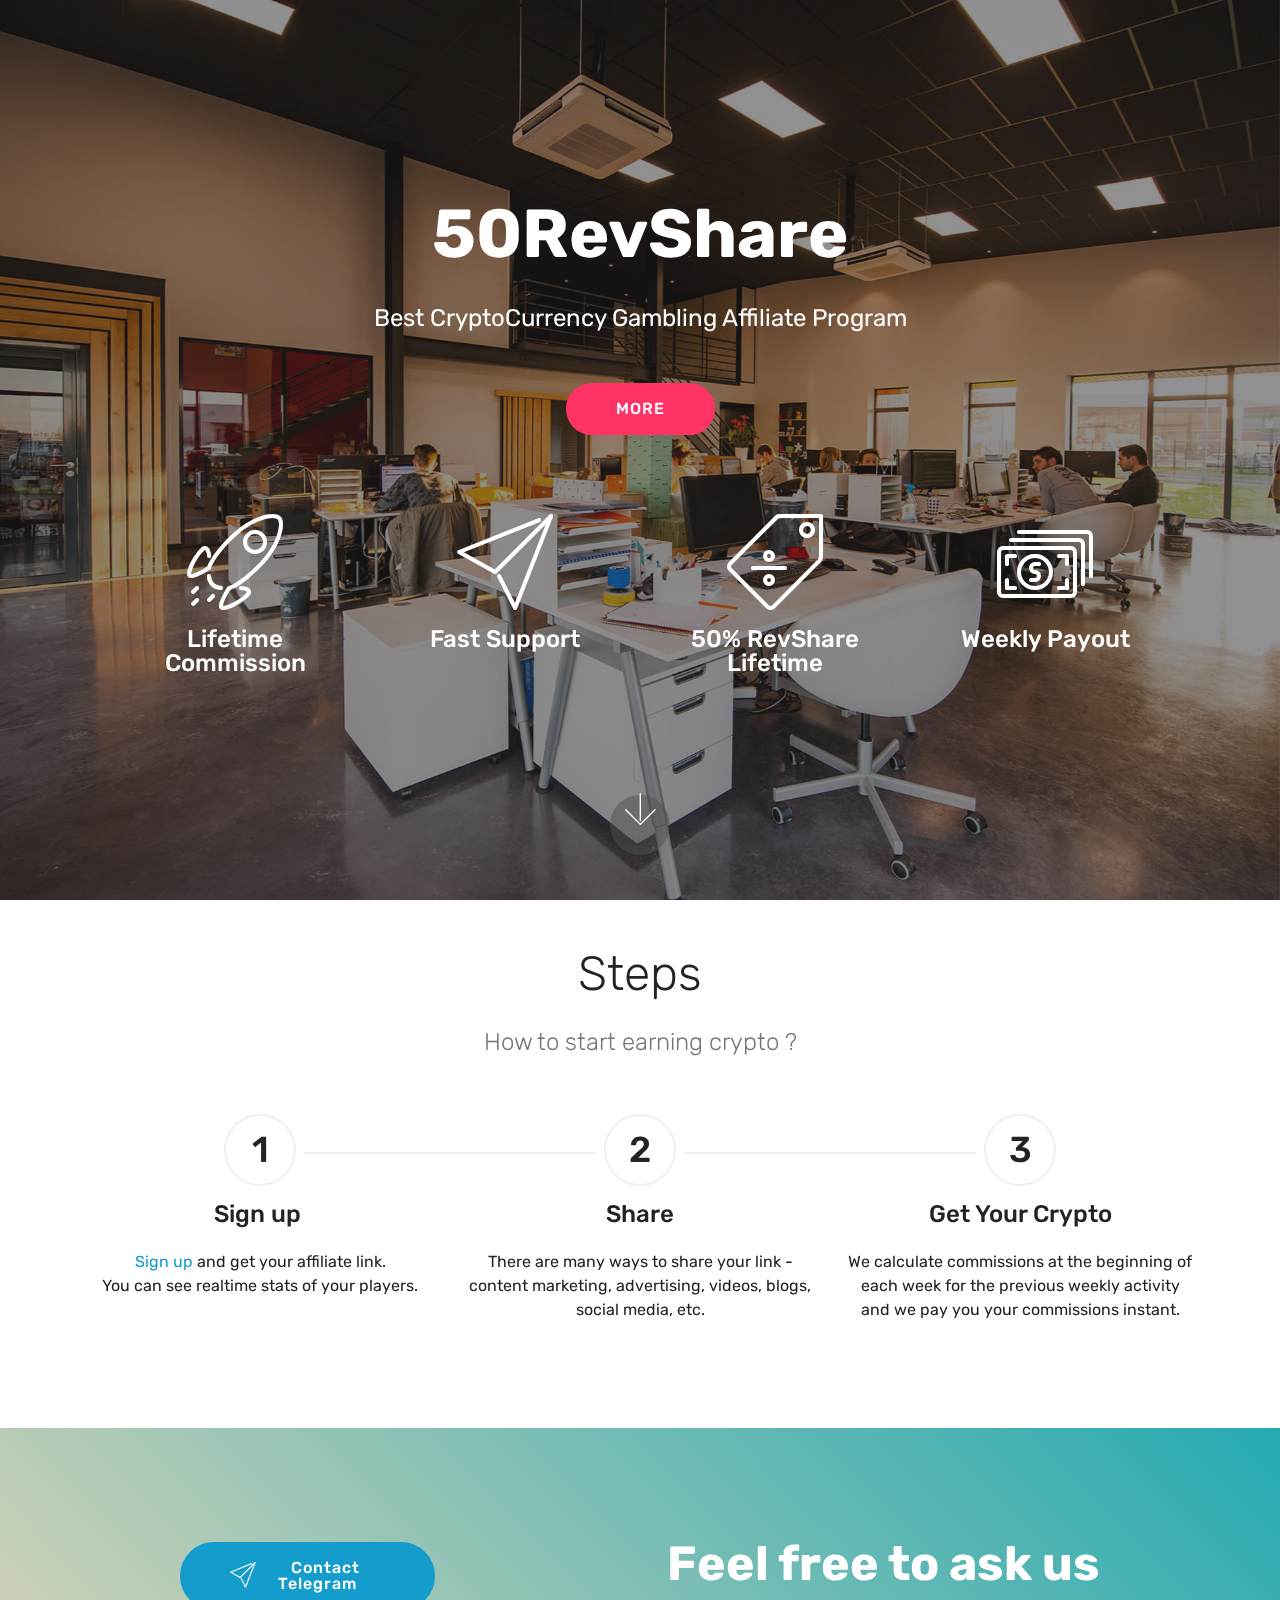
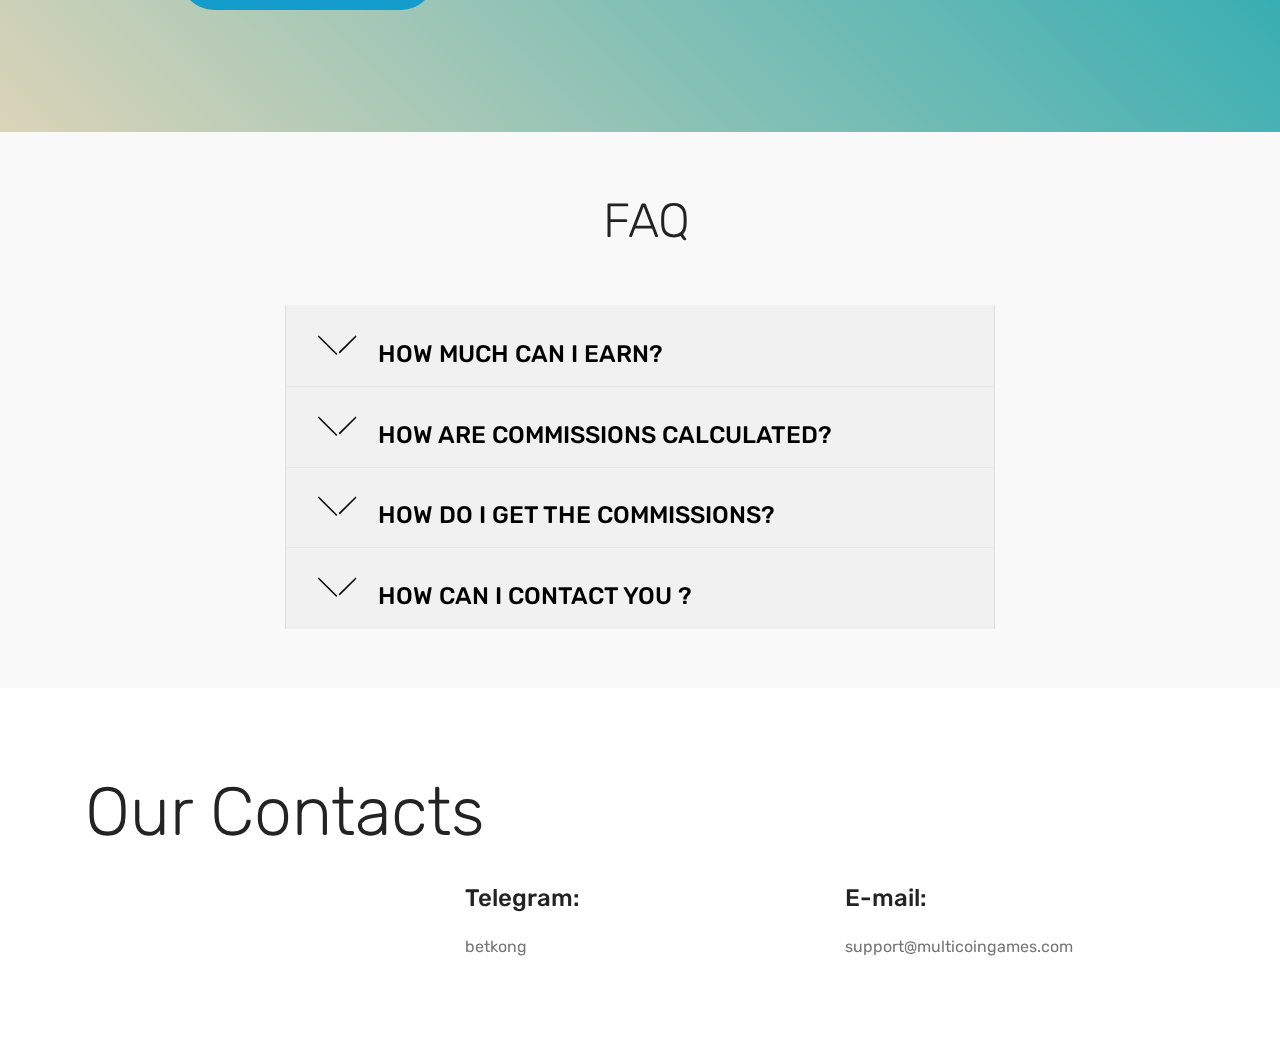
<file: index.html>
<!DOCTYPE html>
<html  >
<head>
  <!-- Site made with Mobirise Website Builder v4.10.10, https://mobirise.com -->
  <meta charset="UTF-8">
  <meta http-equiv="X-UA-Compatible" content="IE=edge">
  <meta name="generator" content="Mobirise v4.10.10, mobirise.com">
  <meta name="viewport" content="width=device-width, initial-scale=1, minimum-scale=1">
  <link rel="shortcut icon" href="assets/images/logo4.png" type="image/x-icon">
  <meta name="description" content="">
  
  <title>Home</title>
  <link rel="preload" as="style" href="assets/web/assets/mobirise-icons/mobirise-icons.css">
<link rel="stylesheet" href="assets/web/assets/mobirise-icons/mobirise-icons.css">
  <link rel="preload" as="style" href="assets/bootstrap/css/bootstrap.min.css">
<link rel="stylesheet" href="assets/bootstrap/css/bootstrap.min.css">
  <link rel="preload" as="style" href="assets/bootstrap/css/bootstrap-grid.min.css">
<link rel="stylesheet" href="assets/bootstrap/css/bootstrap-grid.min.css">
  <link rel="preload" as="style" href="assets/bootstrap/css/bootstrap-reboot.min.css">
<link rel="stylesheet" href="assets/bootstrap/css/bootstrap-reboot.min.css">
  <link rel="stylesheet" href="assets/tether/tether.min.css">
  <link rel="stylesheet" href="assets/theme/css/style.css">
  <link rel="preload" as="style" href="assets/mobirise/css/mbr-additional.css"><link rel="stylesheet" href="assets/mobirise/css/mbr-additional.css" type="text/css">
  
  
  
</head>
<body>
  <section class="header12 cid-rCy7XzvpGK mbr-fullscreen mbr-parallax-background" id="header12-2">

    

    <div class="mbr-overlay" style="opacity: 0.5; background-color: rgb(35, 35, 35);">
    </div>

    <div class="container  ">
            <div class="media-container">
                <div class="col-md-12 align-center">
                    <h1 class="mbr-section-title pb-3 mbr-white mbr-bold mbr-fonts-style display-1">50RevShare</h1>
                    <p class="mbr-text pb-3 mbr-white mbr-fonts-style display-5">Best CryptoCurrency Gambling Affiliate Program</p>
                    <div class="mbr-section-btn align-center py-2"><a class="btn btn-md btn-secondary display-4" href="index.html#step2-4">MORE</a></div>

                    <div class="icons-media-container mbr-white">
                        <div class="card col-12 col-md-6 col-lg-3">
                            <div class="icon-block">
                            <a href="https://mobirise.co/">
                                <span class="mbr-iconfont mbri-rocket"></span>
                            </a>
                            </div>
                            <h5 class="mbr-fonts-style display-5">Lifetime Commission</h5>
                        </div>

                        <div class="card col-12 col-md-6 col-lg-3">
                            <div class="icon-block">
                                <a href="https://mobirise.co/">
                                    <span class="mbr-iconfont mbri-paper-plane"></span>
                                </a>
                            </div>
                            <h5 class="mbr-fonts-style display-5">Fast Support</h5>
                        </div>

                        <div class="card col-12 col-md-6 col-lg-3">
                            <div class="icon-block">
                                <a href="https://mobirise.co/">
                                    <span class="mbr-iconfont mbri-sale"></span>
                                </a>
                            </div>
                            <h5 class="mbr-fonts-style display-5">50% RevShare Lifetime</h5>
                        </div>

                        <div class="card col-12 col-md-6 col-lg-3">
                            <div class="icon-block">
                                <a href="https://mobirise.co/">
                                    <span class="mbr-iconfont mbri-cash"></span>
                                </a>
                            </div>
                            <h5 class="mbr-fonts-style display-5">Weekly Payout</h5>
                        </div>
                    </div>
                </div>
            </div>
    </div>

    <div class="mbr-arrow hidden-sm-down" aria-hidden="true">
        <a href="#next">
            <i class="mbri-down mbr-iconfont"></i>
        </a>
    </div>
</section>

<section class="engine"><a href="https://mobirise.info/e">how to make your own website for free</a></section><section class="step2 cid-rCyavhMVb3" id="step2-4">

    

    
    
    <div class="container">
        <h2 class="mbr-section-title pb-3 mbr-fonts-style align-center display-2">
            Steps
        </h2>
        <h3 class="mbr-section-subtitle pb-5 mbr-fonts-style align-center display-5">How to start earning crypto ?</h3>
        <div class="step-container row justify-content-center">
            <div class="card col-12 col-md-4 separline">
                <div class="step-element">
                    <div class="step-wrapper pb-3">
                        <h3 class="step d-flex align-items-center justify-content-center m-auto">
                            1
                        </h3>
                    </div>          
                    <div class="step-text-content align-center">
                        <h4 class="mbr-step-title pb-3 mbr-fonts-style display-5">Sign up&nbsp;</h4>
                        <p class="mbr-step-text mbr-fonts-style display-7"><a href="https://multicoingames.com" target="_blank">Sign up</a> and get your affiliate link.<br>You can see realtime stats of your players.<br><br></p>
                    </div>
                </div>
            </div>

            <div class="card col-12 separline col-md-4">
                <div class="step-element">
                    <div class="step-wrapper pb-3">
                        <h3 class="step d-flex align-items-center justify-content-center m-auto">
                            2
                        </h3>
                    </div>          
                    <div class="step-text-content align-center">
                        <h4 class="mbr-step-title pb-3 mbr-fonts-style display-5">Share</h4>
                        <p class="mbr-step-text mbr-fonts-style display-7">There are many ways to share your link - content marketing, advertising, videos, blogs, social media, etc.</p>
                    </div>
                </div>
            </div>

            <div class="card col-md-4 col-12 separline last-child">
                <div class="step-element">
                    <div class="step-wrapper pb-3">
                        <h3 class="step d-flex align-items-center justify-content-center m-auto">
                            3
                        </h3>
                    </div>          
                    <div class="step-text-content align-center">
                        <h4 class="mbr-step-title pb-3 mbr-fonts-style display-5">Get Your Crypto</h4>
                        <p class="mbr-step-text mbr-fonts-style display-7">We calculate commissions at the beginning of each week for the previous weekly activity and we pay you your commissions instant.</p>
                    </div>
                </div>
            </div>

            
            
            
            
            
            
            
            
            
            
            
        </div>
    </div>
</section>

<section class="mbr-section info2 cid-rCyjE6Zq67" id="info2-7">

    

    

    <div class="container">
        <div class="row main justify-content-center">
            <div class="media-container-column col-12 col-lg-3 col-md-4">
                <div class="mbr-section-btn align-left py-4"><a class="btn btn-primary display-4" href="https://t.me/betkong" target="_blank"><span class="mbri-paper-plane mbr-iconfont mbr-iconfont-btn"></span>
                    Contact Telegram &nbsp;&nbsp;</a></div>
            </div>
            <div class="media-container-column title col-12 col-lg-7 col-md-6">
                <h2 class="align-right mbr-bold mbr-white pb-3 mbr-fonts-style display-2">Feel free to ask us</h2>
                <h3 class="mbr-section-subtitle align-right mbr-light mbr-white mbr-fonts-style display-5"></h3>
            </div>
        </div>
    </div>
</section>

<section class="accordion1 cid-rCyasOc35M" id="accordion1-3">

    

    
    <div class="container">
        <div class="media-container-row">
            <div class="col-12 col-md-8">
                <div class="section-head text-center space30">
                    <h2 class="mbr-section-title pb-5 mbr-fonts-style display-2">&nbsp;FAQ
                    </h2>
                </div>
                <div class="clearfix"></div>
                <div id="bootstrap-accordion_3" class="panel-group accordionStyles accordion" role="tablist" aria-multiselectable="true">
                    <div class="card">
                        <div class="card-header" role="tab" id="headingOne">
                            <a role="button" class="panel-title collapsed text-black" data-toggle="collapse" data-core="" href="#collapse1_3" aria-expanded="false" aria-controls="collapse1">
                                <h4 class="mbr-fonts-style display-5">
                                    <span class="sign mbr-iconfont mbri-arrow-down inactive"></span>&nbsp;HOW MUCH CAN I EARN?</h4>
                            </a>
                        </div>
                        <div id="collapse1_3" class="panel-collapse noScroll collapse " role="tabpanel" aria-labelledby="headingOne" data-parent="#bootstrap-accordion_3">
                            <div class="panel-body p-4">
                                <p class="mbr-fonts-style panel-text display-7">
                                   There's no limit to the amount of crypto you can earn, and with our generous commission payout rates, you will make more crypto with us than any other casino on the Internet.</p>
                            </div>
                        </div>
                    </div>
                    <div class="card">
                        <div class="card-header" role="tab" id="headingTwo">
                            <a role="button" class="collapsed panel-title text-black" data-toggle="collapse" data-core="" href="#collapse2_3" aria-expanded="false" aria-controls="collapse2">
                                <h4 class="mbr-fonts-style display-5">
                                    <span class="sign mbr-iconfont mbri-arrow-down inactive"></span>&nbsp;HOW ARE COMMISSIONS CALCULATED?</h4>
                            </a>
                            
                        </div>
                        <div id="collapse2_3" class="panel-collapse noScroll collapse" role="tabpanel" aria-labelledby="headingTwo" data-parent="#bootstrap-accordion_3">
                            <div class="panel-body p-4">
                                <p class="mbr-fonts-style panel-text display-7">
                                   Revenue Share is calculated as total gaming losses generated by all players you have referred.</p>
                            </div>
                        </div>
                    </div>
                    <div class="card">
                        <div class="card-header" role="tab" id="headingThree">
                            <a role="button" class="collapsed text-black panel-title" data-toggle="collapse" data-core="" href="#collapse3_3" aria-expanded="false" aria-controls="collapse3">
                                <h4 class="mbr-fonts-style display-5">
                                    <span class="sign mbr-iconfont mbri-arrow-down inactive"></span>&nbsp;HOW DO I GET THE COMMISSIONS?</h4>
                            </a>
                        </div>
                        <div id="collapse3_3" class="panel-collapse noScroll collapse" role="tabpanel" aria-labelledby="headingThree" data-parent="#bootstrap-accordion_3">
                            <div class="panel-body p-4">
                                <p class="mbr-fonts-style panel-text display-7">We calculate commissions at the beginning of each week for the previous weekly activity and we pay you your commissions instant. For get your commissin just click ''Withdrawal'' and select BTC or ETH.</p>
                            </div>
                        </div>
                    </div>
                    <div class="card">
                        <div class="card-header" role="tab" id="headingFour">
                            <a role="button" class="collapsed panel-title text-black" data-toggle="collapse" data-core="" href="#collapse4_3" aria-expanded="false" aria-controls="collapse4">
                                <h4 class="mbr-fonts-style display-5">
                                    <span class="sign mbr-iconfont mbri-arrow-down inactive"></span>&nbsp;HOW CAN I CONTACT YOU ?</h4>
                            </a> 
                        </div>
                        <div id="collapse4_3" class="panel-collapse noScroll collapse" role="tabpanel" aria-labelledby="headingFour" data-parent="#bootstrap-accordion_3">
                            <div class="panel-body p-4">
                                <p class="mbr-fonts-style panel-text display-7">
                                   You can contact us anytime at Telegram or E-mail.</p>
                            </div>
                        </div>
                    </div>
                    
                    
                </div>
            </div>
        </div>
    </div>
</section>

<section class="mbr-section contacts2 cid-rCyaVsyrsP" id="contacts2-6">
    <!---->
    
    <!---->
    <!--Overlay-->
    
    <!--Container-->
    <div class="container">
        <div class="row">
            <!--Titles-->
            <div class="title col-12">
                <h2 class="align-left mbr-fonts-style display-1">
                    Our Contacts
                </h2>
                
            </div>
            <div class="col-12">
                <div class="row justify-content-center">
                    <div class="col-12 col-md-4">
                        <div class="b b-adress">
                            <h5 class="align-left mbr-fonts-style m-0 display-5"></h5>
                            <p class="mbr-text align-left mbr-fonts-style display-7"></p>
                        </div>
                    </div>
                    <div class="col-12 col-md-4">
                        <div class="b b-phone">
                            <h5 class="align-left mbr-fonts-style m-0 display-5">Telegram:</h5>
                            <p class="mbr-text align-left mbr-fonts-style display-7">betkong</p>
                        </div>
                    </div>
                    <div class="col-12 col-md-4">
                        <div class="b b-mail">
                            <h5 class="align-left mbr-fonts-style m-0 display-5">
                                E-mail:
                            </h5>
                            <p class="mbr-text align-left mbr-fonts-style display-7">support@multicoingames.com</p>
                        </div>
                    </div>
                </div>
            </div>
        </div>
    </div>
</section>


  <script src="assets/web/assets/jquery/jquery.min.js"></script>
  <script src="assets/popper/popper.min.js"></script>
  <script src="assets/bootstrap/js/bootstrap.min.js"></script>
  <script async src="assets/tether/tether.min.js"></script>
  <script async src="assets/smoothscroll/smooth-scroll.js"></script>
  <script async src="assets/vimeoplayer/jquery.mb.vimeo_player.js"></script>
  <script async src="assets/parallax/jarallax.min.js"></script>
  <script async src="assets/mbr-switch-arrow/mbr-switch-arrow.js"></script>
  <script async src="assets/theme/js/script.js"></script>
  
  
</body>
</html>
</file>
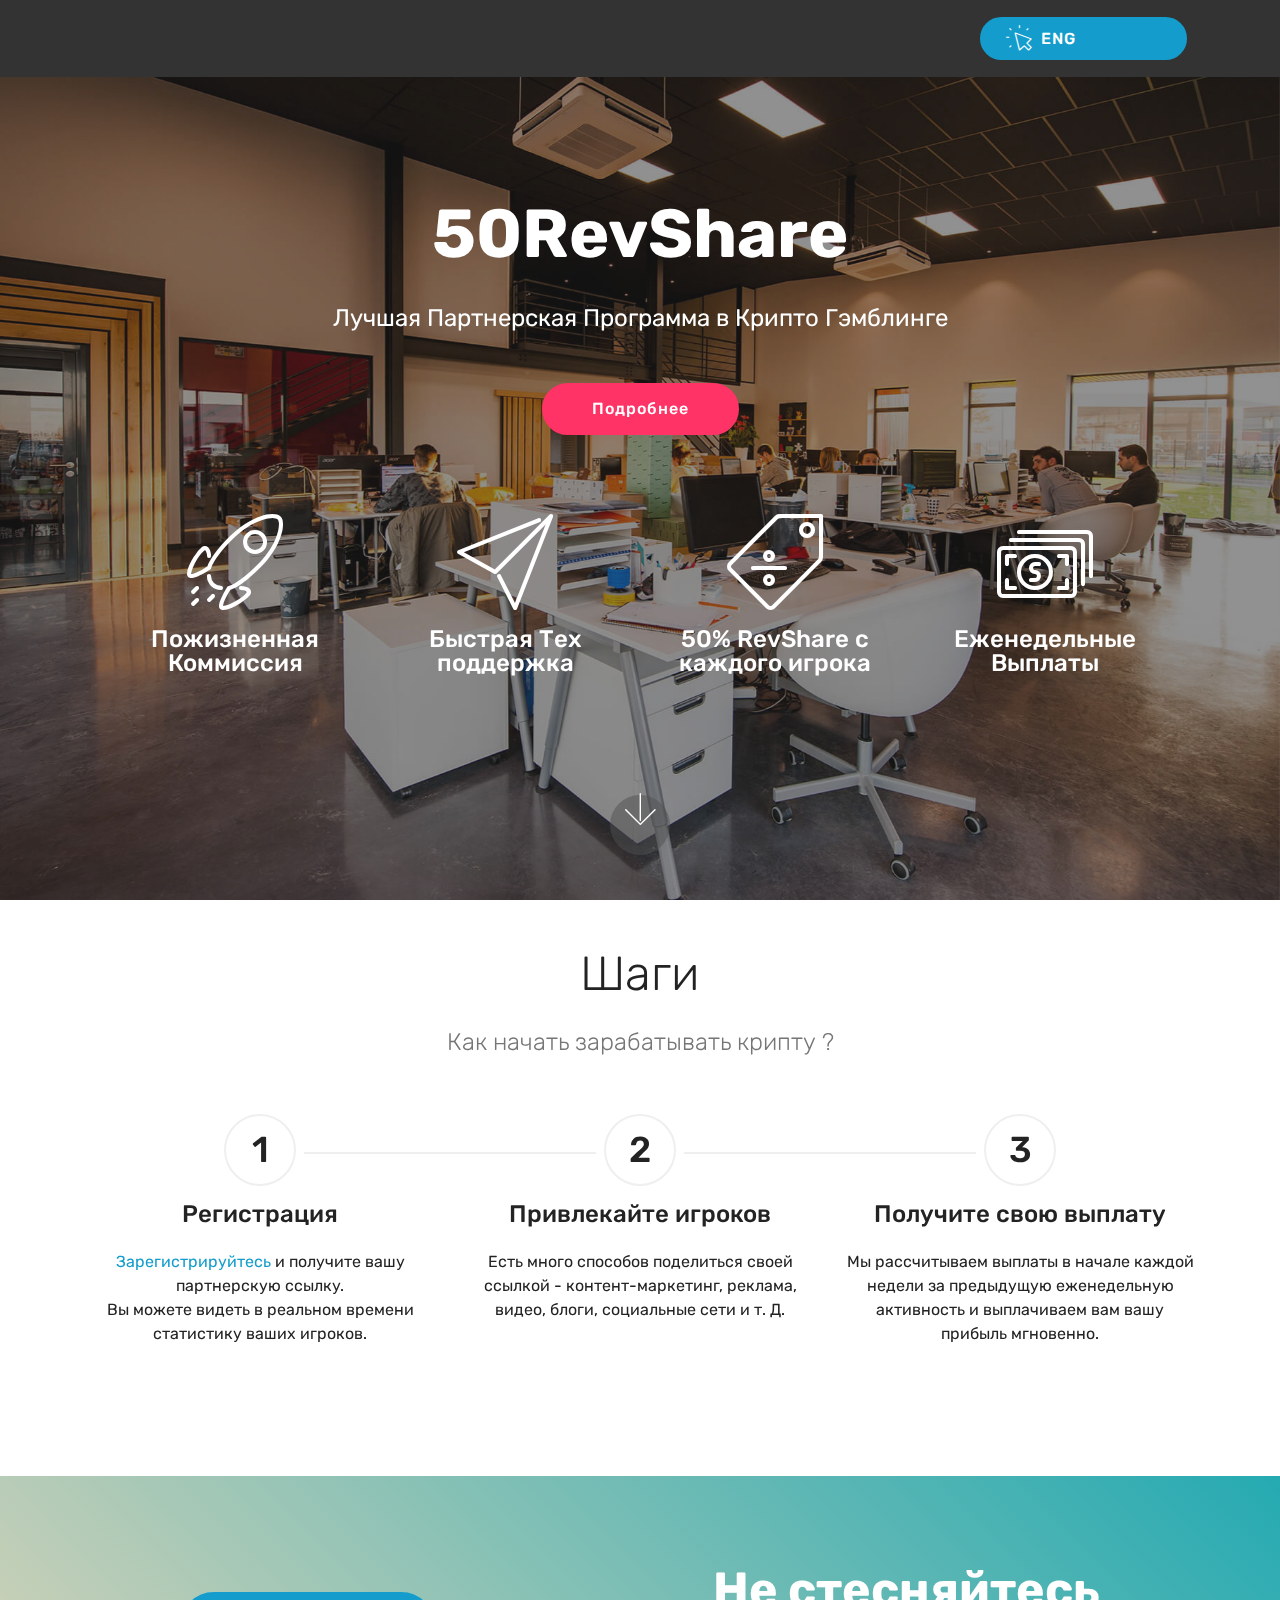
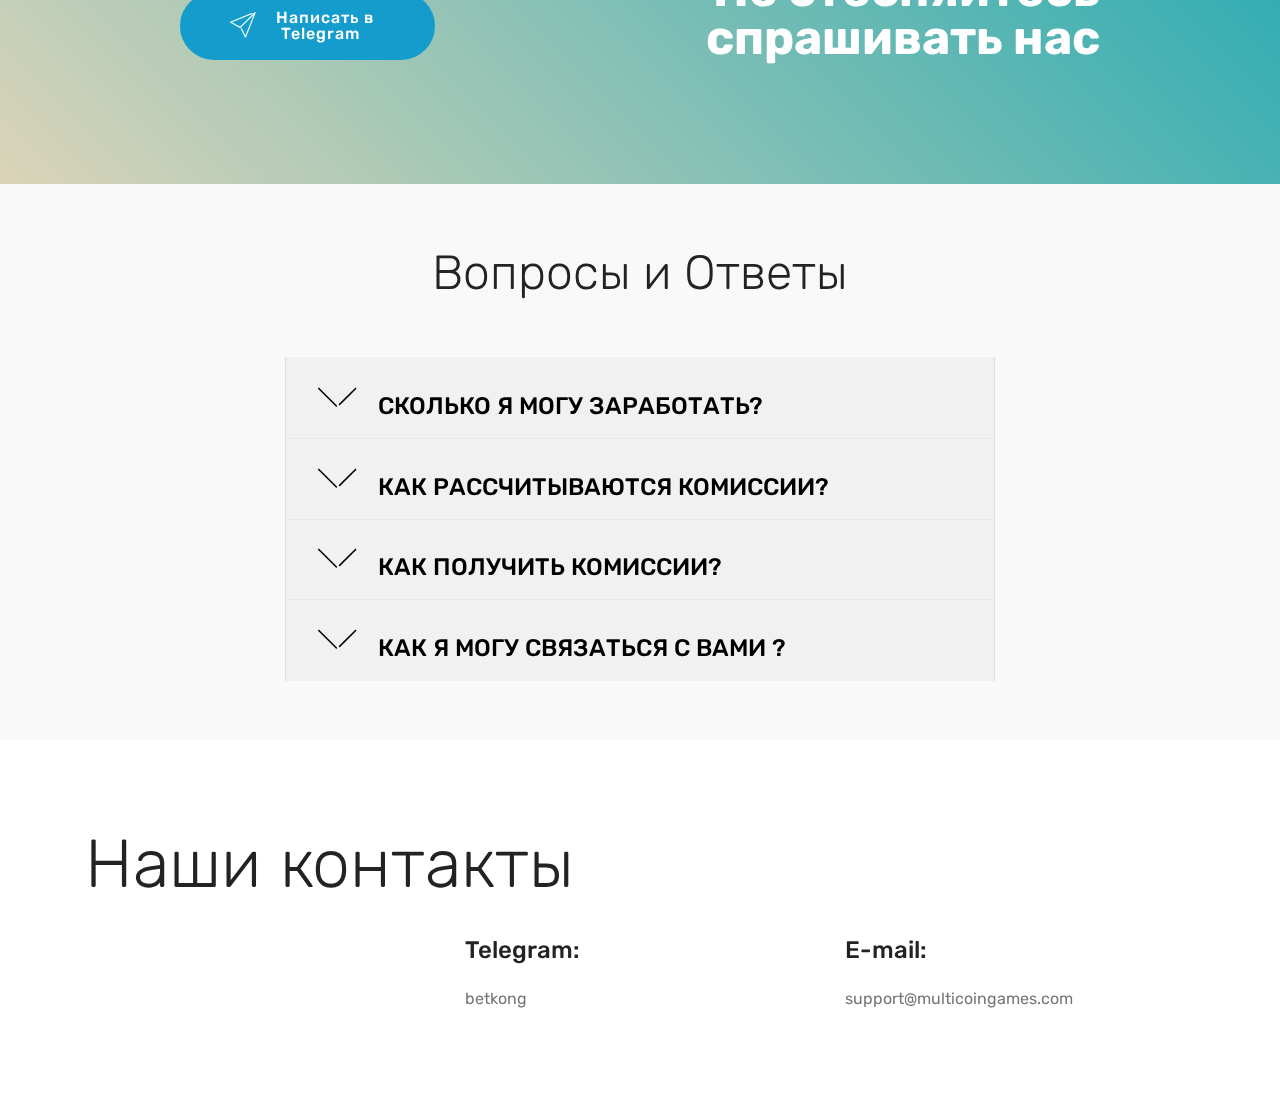
<file: ru/index.html>
<!DOCTYPE html>
<html  >
<head>
  <!-- Site made with Mobirise Website Builder v4.10.10, https://mobirise.com -->
  <meta charset="UTF-8">
  <meta http-equiv="X-UA-Compatible" content="IE=edge">
  <meta name="generator" content="Mobirise v4.10.10, mobirise.com">
  <meta name="viewport" content="width=device-width, initial-scale=1, minimum-scale=1">
  <link rel="shortcut icon" href="assets/images/logo-128x128.png" type="image/x-icon">
  <meta name="description" content="">
  
  <title>Home</title>
  <link rel="preload" as="style" href="assets/web/assets/mobirise-icons/mobirise-icons.css">
<link rel="stylesheet" href="assets/web/assets/mobirise-icons/mobirise-icons.css">
  <link rel="preload" as="style" href="assets/bootstrap/css/bootstrap.min.css">
<link rel="stylesheet" href="assets/bootstrap/css/bootstrap.min.css">
  <link rel="preload" as="style" href="assets/bootstrap/css/bootstrap-grid.min.css">
<link rel="stylesheet" href="assets/bootstrap/css/bootstrap-grid.min.css">
  <link rel="preload" as="style" href="assets/bootstrap/css/bootstrap-reboot.min.css">
<link rel="stylesheet" href="assets/bootstrap/css/bootstrap-reboot.min.css">
  <link rel="stylesheet" href="assets/tether/tether.min.css">
  <link rel="stylesheet" href="assets/dropdown/css/style.css">
  <link rel="stylesheet" href="assets/theme/css/style.css">
  <link rel="preload" as="style" href="assets/mobirise/css/mbr-additional.css"><link rel="stylesheet" href="assets/mobirise/css/mbr-additional.css" type="text/css">
  
  
  
</head>
<body>
  <section class="menu cid-rCyx8BrpM8" once="menu" id="menu1-8">

    

    <nav class="navbar navbar-expand beta-menu navbar-dropdown align-items-center navbar-toggleable-sm">
        <button class="navbar-toggler navbar-toggler-right" type="button" data-toggle="collapse" data-target="#navbarSupportedContent" aria-controls="navbarSupportedContent" aria-expanded="false" aria-label="Toggle navigation">
            <div class="hamburger">
                <span></span>
                <span></span>
                <span></span>
                <span></span>
            </div>
        </button>
        <div class="menu-logo">
            <div class="navbar-brand">
                
                
            </div>
        </div>
        <div class="collapse navbar-collapse" id="navbarSupportedContent">
            
            <div class="navbar-buttons mbr-section-btn"><a class="btn btn-sm btn-primary display-4" href="https://50revshare.com" target="_blank"><span class="mbri-cursor-click mbr-iconfont mbr-iconfont-btn"></span>
                    ENG &nbsp; &nbsp; &nbsp; &nbsp; &nbsp; &nbsp; &nbsp; &nbsp;&nbsp;</a></div>
        </div>
    </nav>
</section>

<section class="engine"><a href="https://mobirise.info/i">site creation software</a></section><section class="header12 cid-rCy7XzvpGK mbr-fullscreen mbr-parallax-background" id="header12-2">

    

    <div class="mbr-overlay" style="opacity: 0.5; background-color: rgb(35, 35, 35);">
    </div>

    <div class="container  ">
            <div class="media-container">
                <div class="col-md-12 align-center">
                    <h1 class="mbr-section-title pb-3 mbr-white mbr-bold mbr-fonts-style display-1">50RevShare</h1>
                    <p class="mbr-text pb-3 mbr-white mbr-fonts-style display-5">Лучшая Партнерская Программа в Крипто Гэмблинге</p>
                    <div class="mbr-section-btn align-center py-2"><a class="btn btn-md btn-secondary display-4" href="index.html#step2-4">Подробнее</a></div>

                    <div class="icons-media-container mbr-white">
                        <div class="card col-12 col-md-6 col-lg-3">
                            <div class="icon-block">
                            <a href="https://mobirise.co/">
                                <span class="mbr-iconfont mbri-rocket"></span>
                            </a>
                            </div>
                            <h5 class="mbr-fonts-style display-5">Пожизненная Коммиссия</h5>
                        </div>

                        <div class="card col-12 col-md-6 col-lg-3">
                            <div class="icon-block">
                                <a href="https://mobirise.co/">
                                    <span class="mbr-iconfont mbri-paper-plane"></span>
                                </a>
                            </div>
                            <h5 class="mbr-fonts-style display-5">Быстрая Тех поддержка</h5>
                        </div>

                        <div class="card col-12 col-md-6 col-lg-3">
                            <div class="icon-block">
                                <a href="https://mobirise.co/">
                                    <span class="mbr-iconfont mbri-sale"></span>
                                </a>
                            </div>
                            <h5 class="mbr-fonts-style display-5">50% RevShare с каждого игрока</h5>
                        </div>

                        <div class="card col-12 col-md-6 col-lg-3">
                            <div class="icon-block">
                                <a href="https://mobirise.co/">
                                    <span class="mbr-iconfont mbri-cash"></span>
                                </a>
                            </div>
                            <h5 class="mbr-fonts-style display-5">Еженедельные Выплаты</h5>
                        </div>
                    </div>
                </div>
            </div>
    </div>

    <div class="mbr-arrow hidden-sm-down" aria-hidden="true">
        <a href="#next">
            <i class="mbri-down mbr-iconfont"></i>
        </a>
    </div>
</section>

<section class="step2 cid-rCyavhMVb3" id="step2-4">

    

    
    
    <div class="container">
        <h2 class="mbr-section-title pb-3 mbr-fonts-style align-center display-2">
            Шаги</h2>
        <h3 class="mbr-section-subtitle pb-5 mbr-fonts-style align-center display-5">Как начать зарабатывать крипту ?</h3>
        <div class="step-container row justify-content-center">
            <div class="card col-12 col-md-4 separline">
                <div class="step-element">
                    <div class="step-wrapper pb-3">
                        <h3 class="step d-flex align-items-center justify-content-center m-auto">
                            1
                        </h3>
                    </div>          
                    <div class="step-text-content align-center">
                        <h4 class="mbr-step-title pb-3 mbr-fonts-style display-5">Регистрация</h4>
                        <p class="mbr-step-text mbr-fonts-style display-7"><a href="https://multicoingames.com/" target="_blank">Зарегистрируйтесь</a> и получите вашу партнерскую ссылку.
<br>Вы можете видеть в реальном времени статистику ваших игроков.<br><br></p>
                    </div>
                </div>
            </div>

            <div class="card col-12 separline col-md-4">
                <div class="step-element">
                    <div class="step-wrapper pb-3">
                        <h3 class="step d-flex align-items-center justify-content-center m-auto">
                            2
                        </h3>
                    </div>          
                    <div class="step-text-content align-center">
                        <h4 class="mbr-step-title pb-3 mbr-fonts-style display-5">Привлекайте игроков</h4>
                        <p class="mbr-step-text mbr-fonts-style display-7">Есть много способов поделиться своей ссылкой - контент-маркетинг, реклама, видео, блоги, социальные сети и т. Д.</p>
                    </div>
                </div>
            </div>

            <div class="card col-md-4 col-12 separline last-child">
                <div class="step-element">
                    <div class="step-wrapper pb-3">
                        <h3 class="step d-flex align-items-center justify-content-center m-auto">
                            3
                        </h3>
                    </div>          
                    <div class="step-text-content align-center">
                        <h4 class="mbr-step-title pb-3 mbr-fonts-style display-5">Получите свою выплату</h4>
                        <p class="mbr-step-text mbr-fonts-style display-7">Мы рассчитываем выплаты в начале каждой недели за предыдущую еженедельную активность и выплачиваем вам вашу прибыль мгновенно.</p>
                    </div>
                </div>
            </div>

            
            
            
            
            
            
            
            
            
            
            
        </div>
    </div>
</section>

<section class="mbr-section info2 cid-rCyjE6Zq67" id="info2-7">

    

    

    <div class="container">
        <div class="row main justify-content-center">
            <div class="media-container-column col-12 col-lg-3 col-md-4">
                <div class="mbr-section-btn align-left py-4"><a class="btn btn-primary display-4" href="https://t.me/betkong" target="_blank"><span class="mbri-paper-plane mbr-iconfont mbr-iconfont-btn"></span>Написать в &nbsp;Telegram &nbsp;&nbsp;</a></div>
            </div>
            <div class="media-container-column title col-12 col-lg-7 col-md-6">
                <h2 class="align-right mbr-bold mbr-white pb-3 mbr-fonts-style display-2">Не стесняйтесь спрашивать нас</h2>
                <h3 class="mbr-section-subtitle align-right mbr-light mbr-white mbr-fonts-style display-5"></h3>
            </div>
        </div>
    </div>
</section>

<section class="accordion1 cid-rCyasOc35M" id="accordion1-3">

    

    
    <div class="container">
        <div class="media-container-row">
            <div class="col-12 col-md-8">
                <div class="section-head text-center space30">
                    <h2 class="mbr-section-title pb-5 mbr-fonts-style display-2">Вопросы и Ответы</h2>
                </div>
                <div class="clearfix"></div>
                <div id="bootstrap-accordion_3" class="panel-group accordionStyles accordion" role="tablist" aria-multiselectable="true">
                    <div class="card">
                        <div class="card-header" role="tab" id="headingOne">
                            <a role="button" class="panel-title collapsed text-black" data-toggle="collapse" data-core="" href="#collapse1_3" aria-expanded="false" aria-controls="collapse1">
                                <h4 class="mbr-fonts-style display-5">
                                    <span class="sign mbr-iconfont mbri-arrow-down inactive"></span>&nbsp;СКОЛЬКО Я МОГУ ЗАРАБОТАТЬ?</h4>
                            </a>
                        </div>
                        <div id="collapse1_3" class="panel-collapse noScroll collapse " role="tabpanel" aria-labelledby="headingOne" data-parent="#bootstrap-accordion_3">
                            <div class="panel-body p-4">
                                <p class="mbr-fonts-style panel-text display-7">
                                   Количество , которые вы можете заработать, не ограничено, и благодаря нашим щедрым ставкам выплат &nbsp;вы будете делать с нами больше , чем в любой другой партнерке в Интернете.</p>
                            </div>
                        </div>
                    </div>
                    <div class="card">
                        <div class="card-header" role="tab" id="headingTwo">
                            <a role="button" class="collapsed panel-title text-black" data-toggle="collapse" data-core="" href="#collapse2_3" aria-expanded="false" aria-controls="collapse2">
                                <h4 class="mbr-fonts-style display-5">
                                    <span class="sign mbr-iconfont mbri-arrow-down inactive"></span>&nbsp;КАК РАССЧИТЫВАЮТСЯ КОМИССИИ?</h4>
                            </a>
                            
                        </div>
                        <div id="collapse2_3" class="panel-collapse noScroll collapse" role="tabpanel" aria-labelledby="headingTwo" data-parent="#bootstrap-accordion_3">
                            <div class="panel-body p-4">
                                <p class="mbr-fonts-style panel-text display-7">
                                   Доля дохода рассчитывается как общие игровые потери всех игроков, которых вы привлекли.</p>
                            </div>
                        </div>
                    </div>
                    <div class="card">
                        <div class="card-header" role="tab" id="headingThree">
                            <a role="button" class="collapsed text-black panel-title" data-toggle="collapse" data-core="" href="#collapse3_3" aria-expanded="false" aria-controls="collapse3">
                                <h4 class="mbr-fonts-style display-5">
                                    <span class="sign mbr-iconfont mbri-arrow-down inactive"></span>&nbsp;КАК ПОЛУЧИТЬ КОМИССИИ?</h4>
                            </a>
                        </div>
                        <div id="collapse3_3" class="panel-collapse noScroll collapse" role="tabpanel" aria-labelledby="headingThree" data-parent="#bootstrap-accordion_3">
                            <div class="panel-body p-4">
                                <p class="mbr-fonts-style panel-text display-7">Мы рассчитываем выплаты в начале каждой недели за предыдущую еженедельную активность и выплачиваем вам вашу прибыль мгновенно.</p>
                            </div>
                        </div>
                    </div>
                    <div class="card">
                        <div class="card-header" role="tab" id="headingFour">
                            <a role="button" class="collapsed panel-title text-black" data-toggle="collapse" data-core="" href="#collapse4_3" aria-expanded="false" aria-controls="collapse4">
                                <h4 class="mbr-fonts-style display-5">
                                    <span class="sign mbr-iconfont mbri-arrow-down inactive"></span>&nbsp;КАК Я МОГУ СВЯЗАТЬСЯ С ВАМИ ?</h4>
                            </a> 
                        </div>
                        <div id="collapse4_3" class="panel-collapse noScroll collapse" role="tabpanel" aria-labelledby="headingFour" data-parent="#bootstrap-accordion_3">
                            <div class="panel-body p-4">
                                <p class="mbr-fonts-style panel-text display-7">
                                   Вы можете связаться с нами в любое время в Telegram или по электронной почте.</p>
                            </div>
                        </div>
                    </div>
                    
                    
                </div>
            </div>
        </div>
    </div>
</section>

<section class="mbr-section contacts2 cid-rCyaVsyrsP" id="contacts2-6">
    <!---->
    
    <!---->
    <!--Overlay-->
    
    <!--Container-->
    <div class="container">
        <div class="row">
            <!--Titles-->
            <div class="title col-12">
                <h2 class="align-left mbr-fonts-style display-1">Наши контакты</h2>
                
            </div>
            <div class="col-12">
                <div class="row justify-content-center">
                    <div class="col-12 col-md-4">
                        <div class="b b-adress">
                            <h5 class="align-left mbr-fonts-style m-0 display-5"></h5>
                            <p class="mbr-text align-left mbr-fonts-style display-7"></p>
                        </div>
                    </div>
                    <div class="col-12 col-md-4">
                        <div class="b b-phone">
                            <h5 class="align-left mbr-fonts-style m-0 display-5">Telegram:</h5>
                            <p class="mbr-text align-left mbr-fonts-style display-7">betkong</p>
                        </div>
                    </div>
                    <div class="col-12 col-md-4">
                        <div class="b b-mail">
                            <h5 class="align-left mbr-fonts-style m-0 display-5">
                                E-mail:
                            </h5>
                            <p class="mbr-text align-left mbr-fonts-style display-7">support@multicoingames.com</p>
                        </div>
                    </div>
                </div>
            </div>
        </div>
    </div>
</section>


  <script src="assets/web/assets/jquery/jquery.min.js"></script>
  <script src="assets/popper/popper.min.js"></script>
  <script src="assets/bootstrap/js/bootstrap.min.js"></script>
  <script async src="assets/tether/tether.min.js"></script>
  <script async src="assets/smoothscroll/smooth-scroll.js"></script>
  <script async src="assets/touchswipe/jquery.touch-swipe.min.js"></script>
  <script async src="assets/vimeoplayer/jquery.mb.vimeo_player.js"></script>
  <script async src="assets/parallax/jarallax.min.js"></script>
  <script async src="assets/mbr-switch-arrow/mbr-switch-arrow.js"></script>
  <script async src="assets/dropdown/js/nav-dropdown.js"></script>
  <script async src="assets/dropdown/js/navbar-dropdown.js"></script>
  <script async src="assets/theme/js/script.js"></script>
  
  
</body>
</html>
</file>
<file: assets/web/assets/mobirise-icons/mobirise-icons.css>
@font-face {
  font-family: 'MobiriseIcons';
  src:  url('mobirise-icons.eot?spat4u');
  src:  url('mobirise-icons.eot?spat4u#iefix') format('embedded-opentype'),
    url('mobirise-icons.ttf?spat4u') format('truetype'),
    url('mobirise-icons.woff?spat4u') format('woff'),
    url('mobirise-icons.svg?spat4u#MobiriseIcons') format('svg');
  font-weight: normal;
  font-style: normal;
  font-display: swap;
}

[class^="mbri-"], [class*=" mbri-"] {
  /* use !important to prevent issues with browser extensions that change fonts */
  font-family: MobiriseIcons !important;
  speak: none;
  font-style: normal;
  font-weight: normal;
  font-variant: normal;
  text-transform: none;
  line-height: 1;

  /* Better Font Rendering =========== */
  -webkit-font-smoothing: antialiased;
  -moz-osx-font-smoothing: grayscale;
}

.mbri-add-submenu:before {
  content: "\e900";
}
.mbri-alert:before {
  content: "\e901";
}
.mbri-align-center:before {
  content: "\e902";
}
.mbri-align-justify:before {
  content: "\e903";
}
.mbri-align-left:before {
  content: "\e904";
}
.mbri-align-right:before {
  content: "\e905";
}
.mbri-android:before {
  content: "\e906";
}
.mbri-apple:before {
  content: "\e907";
}
.mbri-arrow-down:before {
  content: "\e908";
}
.mbri-arrow-next:before {
  content: "\e909";
}
.mbri-arrow-prev:before {
  content: "\e90a";
}
.mbri-arrow-up:before {
  content: "\e90b";
}
.mbri-bold:before {
  content: "\e90c";
}
.mbri-bookmark:before {
  content: "\e90d";
}
.mbri-bootstrap:before {
  content: "\e90e";
}
.mbri-briefcase:before {
  content: "\e90f";
}
.mbri-browse:before {
  content: "\e910";
}
.mbri-bulleted-list:before {
  content: "\e911";
}
.mbri-calendar:before {
  content: "\e912";
}
.mbri-camera:before {
  content: "\e913";
}
.mbri-cart-add:before {
  content: "\e914";
}
.mbri-cart-full:before {
  content: "\e915";
}
.mbri-cash:before {
  content: "\e916";
}
.mbri-change-style:before {
  content: "\e917";
}
.mbri-chat:before {
  content: "\e918";
}
.mbri-clock:before {
  content: "\e919";
}
.mbri-close:before {
  content: "\e91a";
}
.mbri-cloud:before {
  content: "\e91b";
}
.mbri-code:before {
  content: "\e91c";
}
.mbri-contact-form:before {
  content: "\e91d";
}
.mbri-credit-card:before {
  content: "\e91e";
}
.mbri-cursor-click:before {
  content: "\e91f";
}
.mbri-cust-feedback:before {
  content: "\e920";
}
.mbri-database:before {
  content: "\e921";
}
.mbri-delivery:before {
  content: "\e922";
}
.mbri-desktop:before {
  content: "\e923";
}
.mbri-devices:before {
  content: "\e924";
}
.mbri-down:before {
  content: "\e925";
}
.mbri-download:before {
  content: "\e989";
}
.mbri-drag-n-drop:before {
  content: "\e927";
}
.mbri-drag-n-drop2:before {
  content: "\e928";
}
.mbri-edit:before {
  content: "\e929";
}
.mbri-edit2:before {
  content: "\e92a";
}
.mbri-error:before {
  content: "\e92b";
}
.mbri-extension:before {
  content: "\e92c";
}
.mbri-features:before {
  content: "\e92d";
}
.mbri-file:before {
  content: "\e92e";
}
.mbri-flag:before {
  content: "\e92f";
}
.mbri-folder:before {
  content: "\e930";
}
.mbri-gift:before {
  content: "\e931";
}
.mbri-github:before {
  content: "\e932";
}
.mbri-globe:before {
  content: "\e933";
}
.mbri-globe-2:before {
  content: "\e934";
}
.mbri-growing-chart:before {
  content: "\e935";
}
.mbri-hearth:before {
  content: "\e936";
}
.mbri-help:before {
  content: "\e937";
}
.mbri-home:before {
  content: "\e938";
}
.mbri-hot-cup:before {
  content: "\e939";
}
.mbri-idea:before {
  content: "\e93a";
}
.mbri-image-gallery:before {
  content: "\e93b";
}
.mbri-image-slider:before {
  content: "\e93c";
}
.mbri-info:before {
  content: "\e93d";
}
.mbri-italic:before {
  content: "\e93e";
}
.mbri-key:before {
  content: "\e93f";
}
.mbri-laptop:before {
  content: "\e940";
}
.mbri-layers:before {
  content: "\e941";
}
.mbri-left-right:before {
  content: "\e942";
}
.mbri-left:before {
  content: "\e943";
}
.mbri-letter:before {
  content: "\e944";
}
.mbri-like:before {
  content: "\e945";
}
.mbri-link:before {
  content: "\e946";
}
.mbri-lock:before {
  content: "\e947";
}
.mbri-login:before {
  content: "\e948";
}
.mbri-logout:before {
  content: "\e949";
}
.mbri-magic-stick:before {
  content: "\e94a";
}
.mbri-map-pin:before {
  content: "\e94b";
}
.mbri-menu:before {
  content: "\e94c";
}
.mbri-mobile:before {
  content: "\e94d";
}
.mbri-mobile2:before {
  content: "\e94e";
}
.mbri-mobirise:before {
  content: "\e94f";
}
.mbri-more-horizontal:before {
  content: "\e950";
}
.mbri-more-vertical:before {
  content: "\e951";
}
.mbri-music:before {
  content: "\e952";
}
.mbri-new-file:before {
  content: "\e953";
}
.mbri-numbered-list:before {
  content: "\e954";
}
.mbri-opened-folder:before {
  content: "\e955";
}
.mbri-pages:before {
  content: "\e956";
}
.mbri-paper-plane:before {
  content: "\e957";
}
.mbri-paperclip:before {
  content: "\e958";
}
.mbri-photo:before {
  content: "\e959";
}
.mbri-photos:before {
  content: "\e95a";
}
.mbri-pin:before {
  content: "\e95b";
}
.mbri-play:before {
  content: "\e95c";
}
.mbri-plus:before {
  content: "\e95d";
}
.mbri-preview:before {
  content: "\e95e";
}
.mbri-print:before {
  content: "\e95f";
}
.mbri-protect:before {
  content: "\e960";
}
.mbri-question:before {
  content: "\e961";
}
.mbri-quote-left:before {
  content: "\e962";
}
.mbri-quote-right:before {
  content: "\e963";
}
.mbri-refresh:before {
  content: "\e964";
}
.mbri-responsive:before {
  content: "\e965";
}
.mbri-right:before {
  content: "\e966";
}
.mbri-rocket:before {
  content: "\e967";
}
.mbri-sad-face:before {
  content: "\e968";
}
.mbri-sale:before {
  content: "\e969";
}
.mbri-save:before {
  content: "\e96a";
}
.mbri-search:before {
  content: "\e96b";
}
.mbri-setting:before {
  content: "\e96c";
}
.mbri-setting2:before {
  content: "\e96d";
}
.mbri-setting3:before {
  content: "\e96e";
}
.mbri-share:before {
  content: "\e96f";
}
.mbri-shopping-bag:before {
  content: "\e970";
}
.mbri-shopping-basket:before {
  content: "\e971";
}
.mbri-shopping-cart:before {
  content: "\e972";
}
.mbri-sites:before {
  content: "\e973";
}
.mbri-smile-face:before {
  content: "\e974";
}
.mbri-speed:before {
  content: "\e975";
}
.mbri-star:before {
  content: "\e976";
}
.mbri-success:before {
  content: "\e977";
}
.mbri-sun:before {
  content: "\e978";
}
.mbri-sun2:before {
  content: "\e979";
}
.mbri-tablet:before {
  content: "\e97a";
}
.mbri-tablet-vertical:before {
  content: "\e97b";
}
.mbri-target:before {
  content: "\e97c";
}
.mbri-timer:before {
  content: "\e97d";
}
.mbri-to-ftp:before {
  content: "\e97e";
}
.mbri-to-local-drive:before {
  content: "\e97f";
}
.mbri-touch-swipe:before {
  content: "\e980";
}
.mbri-touch:before {
  content: "\e981";
}
.mbri-trash:before {
  content: "\e982";
}
.mbri-underline:before {
  content: "\e983";
}
.mbri-unlink:before {
  content: "\e984";
}
.mbri-unlock:before {
  content: "\e985";
}
.mbri-up-down:before {
  content: "\e986";
}
.mbri-up:before {
  content: "\e987";
}
.mbri-update:before {
  content: "\e988";
}
.mbri-upload:before {
 content: "\e926"; 
}
.mbri-user:before {
  content: "\e98a";
}
.mbri-user2:before {
  content: "\e98b";
}
.mbri-users:before {
  content: "\e98c";
}
.mbri-video:before {
  content: "\e98d";
}
.mbri-video-play:before {
  content: "\e98e";
}
.mbri-watch:before {
  content: "\e98f";
}
.mbri-website-theme:before {
  content: "\e990";
}
.mbri-wifi:before {
  content: "\e991";
}
.mbri-windows:before {
  content: "\e992";
}
.mbri-zoom-out:before {
  content: "\e993";
}
.mbri-redo:before {
  content: "\e994";
}
.mbri-undo:before {
  content: "\e995";
}
</file>
<file: assets/theme/css/style.css>
/*!
 * Mobirise v4 theme (https://mobirise.com/)
 * Copyright 2017 Mobirise
 */
section {
  background-color: #eeeeee;
}

section,
.container,
.container-fluid {
  position: relative;
  word-wrap: break-word;
}

a.mbr-iconfont:hover {
  text-decoration: none;
}

.article .lead p,
.article .lead ul,
.article .lead ol,
.article .lead pre,
.article .lead blockquote {
  margin-bottom: 0;
}

a {
  font-style: normal;
  font-weight: 400;
  cursor: pointer;
}

a, a:hover {
  text-decoration: none;
}

figure {
  margin-bottom: 0;
}

body {
  color: #232323;
}

h1,
h2,
h3,
h4,
h5,
h6,
.h1,
.h2,
.h3,
.h4,
.h5,
.h6,
.display-1,
.display-2,
.display-3,
.display-4 {
  line-height: 1;
  word-break: break-word;
  word-wrap: break-word;
}

b,
strong {
  font-weight: bold;
}

blockquote {
  padding: 10px 0 10px 20px;
  position: relative;
  border-left: 2px solid;
  border-color: #ff3366;
}

input:-webkit-autofill, input:-webkit-autofill:hover, input:-webkit-autofill:focus, input:-webkit-autofill:active {
  transition-delay: 9999s;
  transition-property: background-color, color;
}

textarea[type='hidden'] {
  display: none;
}

body {
  position: relative;
}

section {
  background-position: 50% 50%;
  background-repeat: no-repeat;
  background-size: cover;
}

section .mbr-background-video,
section .mbr-background-video-preview {
  position: absolute;
  bottom: 0;
  left: 0;
  right: 0;
  top: 0;
}

.hidden {
  visibility: hidden;
}

.mbr-z-index20 {
  z-index: 20;
}

/*! Base colors */
.mbr-white {
  color: #ffffff;
}

.mbr-black {
  color: #000000;
}

.mbr-bg-white {
  background-color: #ffffff;
}

.mbr-bg-black {
  background-color: #000000;
}

/*! Text-aligns */
.align-left {
  text-align: left;
}

.align-center {
  text-align: center;
}

.align-right {
  text-align: right;
}

@media (max-width: 767px) {
  .align-left,
  .align-center,
  .align-right,
  .mbr-section-btn,
  .mbr-section-title {
    text-align: center;
  }
}

/*! Font-weight  */
.mbr-light {
  font-weight: 300;
}

.mbr-regular {
  font-weight: 400;
}

.mbr-semibold {
  font-weight: 500;
}

.mbr-bold {
  font-weight: 700;
}

/*! Media  */
.media-size-item {
  -moz-flex: 1 1 auto;
  -o-flex: 1 1 auto;
  flex: 1 1 auto;
}

.media-content {
  flex-basis: 100%;
}

.media-container-row {
  display: flex;
  flex-direction: row;
  flex-wrap: wrap;
  justify-content: center;
  align-content: center;
  align-items: start;
}

.media-container-row .media-size-item {
  width: 400px;
}

.media-container-column {
  display: flex;
  flex-direction: column;
  flex-wrap: wrap;
  justify-content: center;
  align-content: center;
  align-items: stretch;
}

.media-container-column > * {
  width: 100%;
}

@media (min-width: 992px) {
  .media-container-row {
    flex-wrap: nowrap;
  }
}

figure {
  overflow: hidden;
}

figure[mbr-media-size] {
  transition: width 0.1s;
}

.mbr-figure img,
.mbr-figure iframe {
  display: block;
  width: 100%;
}

.card {
  background-color: transparent;
  border: none;
}

.card-box {
  width: 100%;
}

.card-img {
  text-align: center;
  flex-shrink: 0;
  -webkit-flex-shrink: 0;
}

.media {
  max-width: 100%;
  margin: 0 auto;
}

.mbr-figure {
  -ms-grid-row-align: center;
  align-self: center;
}

.media-container > div {
  max-width: 100%;
}

.mbr-figure img,
.card-img img {
  width: 100%;
}

@media (max-width: 991px) {
  .media-size-item {
    width: auto !important;
  }
  .media {
    width: auto;
  }
  .mbr-figure {
    width: 100% !important;
  }
}

/*! Buttons */
.mbr-section-btn {
  margin-left: -0.25rem;
  margin-right: -0.25rem;
  font-size: 0;
}

nav .mbr-section-btn {
  margin-left: 0rem;
  margin-right: 0rem;
}

/*! Btn icon margin */
.btn .mbr-iconfont,
.btn.btn-sm .mbr-iconfont {
  cursor: pointer;
  margin-right: 0.5rem;
}

.btn.btn-md .mbr-iconfont,
.btn.btn-md .mbr-iconfont {
  margin-right: 0.8rem;
}

.mbr-regular {
  font-weight: 400;
}

.mbr-semibold {
  font-weight: 500;
}

.mbr-bold {
  font-weight: 700;
}

[type='submit'] {
  -webkit-appearance: none;
}

/*! Full-screen */
.mbr-fullscreen .mbr-overlay {
  min-height: 100vh;
}

.mbr-fullscreen {
  display: flex;
  display: -moz-flex;
  display: -ms-flex;
  display: -o-flex;
  align-items: center;
  -webkit-align-items: center;
  min-height: 100vh;
  padding-top: 3rem;
  padding-bottom: 3rem;
}

/*! Map */
.map {
  height: 25rem;
  position: relative;
}

.map iframe {
  width: 100%;
  height: 100%;
}

/* Form */
.form-asterisk {
  font-family: initial;
  position: absolute;
  top: -2px;
  font-weight: normal;
}

/*! Scroll to top arrow */
.mbr-arrow-up {
  bottom: 25px;
  right: 90px;
  position: fixed;
  text-align: right;
  z-index: 5000;
  color: #ffffff;
  font-size: 32px;
  transform: rotate(180deg);
  -webkit-transform: rotate(180deg);
}

.mbr-arrow-up a {
  background: rgba(0, 0, 0, 0.2);
  border-radius: 3px;
  color: #fff;
  display: inline-block;
  height: 60px;
  width: 60px;
  outline-style: none !important;
  position: relative;
  text-decoration: none;
  transition: all 0.3s ease-in-out;
  cursor: pointer;
  text-align: center;
}

.mbr-arrow-up a:hover {
  background-color: rgba(0, 0, 0, 0.4);
}

.mbr-arrow-up a i {
  line-height: 60px;
}

.mbr-arrow-up-icon {
  display: block;
  color: #fff;
}

.mbr-arrow-up-icon::before {
  content: '\203a';
  display: inline-block;
  font-family: serif;
  font-size: 32px;
  line-height: 1;
  font-style: normal;
  position: relative;
  top: 6px;
  left: -4px;
  -webkit-transform: rotate(-90deg);
  transform: rotate(-90deg);
}

/*! Arrow Down */
.mbr-arrow {
  position: absolute;
  bottom: 45px;
  left: 50%;
  width: 60px;
  height: 60px;
  cursor: pointer;
  background-color: rgba(80, 80, 80, 0.5);
  border-radius: 50%;
  -webkit-transform: translateX(-50%);
  transform: translateX(-50%);
}

.mbr-arrow > a {
  display: inline-block;
  text-decoration: none;
  outline-style: none;
  -webkit-animation: arrowdown 1.7s ease-in-out infinite;
  animation: arrowdown 1.7s ease-in-out infinite;
}

.mbr-arrow > a > i {
  position: absolute;
  top: -2px;
  left: 15px;
  font-size: 2rem;
}

@keyframes arrowdown {
  0% {
    transform: translateY(0px);
    -webkit-transform: translateY(0px);
  }
  50% {
    transform: translateY(-5px);
    -webkit-transform: translateY(-5px);
  }
  100% {
    transform: translateY(0px);
    -webkit-transform: translateY(0px);
  }
}

@-webkit-keyframes arrowdown {
  0% {
    transform: translateY(0px);
    -webkit-transform: translateY(0px);
  }
  50% {
    transform: translateY(-5px);
    -webkit-transform: translateY(-5px);
  }
  100% {
    transform: translateY(0px);
    -webkit-transform: translateY(0px);
  }
}

@media (max-width: 500px) {
  .mbr-arrow-up {
    left: 50%;
    right: auto;
    transform: translateX(-50%) rotate(180deg);
    -webkit-transform: translateX(-50%) rotate(180deg);
  }
}

/*Gradients animation*/
@keyframes gradient-animation {
  from {
    background-position: 0% 100%;
    -webkit-animation-timing-function: ease-in-out;
            animation-timing-function: ease-in-out;
  }
  to {
    background-position: 100% 0%;
    -webkit-animation-timing-function: ease-in-out;
            animation-timing-function: ease-in-out;
  }
}

@-webkit-keyframes gradient-animation {
  from {
    background-position: 0% 100%;
    -webkit-animation-timing-function: ease-in-out;
            animation-timing-function: ease-in-out;
  }
  to {
    background-position: 100% 0%;
    -webkit-animation-timing-function: ease-in-out;
            animation-timing-function: ease-in-out;
  }
}

.bg-gradient {
  background-size: 200% 200%;
  animation: gradient-animation 5s infinite alternate;
  -webkit-animation: gradient-animation 5s infinite alternate;
}

.menu .navbar-brand {
  display: -webkit-flex;
}

.menu .navbar-brand span {
  display: flex;
  display: -webkit-flex;
}

.menu .navbar-brand .navbar-caption-wrap {
  display: -webkit-flex;
}

.menu .navbar-brand .navbar-logo img {
  display: -webkit-flex;
}

@media (min-width: 768px) and (max-width: 1023px) {
  .menu .navbar-toggleable-sm .navbar-nav {
    display: -ms-flexbox;
  }
}

@media (max-width: 1023px) {
  .menu .navbar-collapse {
    max-height: 93.5vh;
  }
  .menu .navbar-collapse.show {
    overflow: auto;
  }
}

@media (min-width: 1024px) {
  .menu .navbar-nav.nav-dropdown {
    display: -webkit-flex;
  }
  .menu .navbar-toggleable-sm .navbar-collapse {
    display: -webkit-flex !important;
  }
  .menu .collapsed .navbar-collapse {
    max-height: 93.5vh;
  }
  .menu .collapsed .navbar-collapse.show {
    overflow: auto;
  }
}

@media (max-width: 767px) {
  .menu .navbar-collapse {
    max-height: 80vh;
  }
}

.navbar {
  display: -webkit-flex;
  -webkit-flex-wrap: wrap;
  -webkit-align-items: center;
  -webkit-justify-content: space-between;
}

.navbar-collapse {
  -webkit-flex-basis: 100%;
  -webkit-flex-grow: 1;
  -webkit-align-items: center;
}

.nav-dropdown .link {
  padding: 0.667em 1.667em !important;
  margin: 0 !important;
}

.nav {
  display: -webkit-flex;
  -webkit-flex-wrap: wrap;
}

.row {
  display: -webkit-flex;
  -webkit-flex-wrap: wrap;
}

.justify-content-center {
  -webkit-justify-content: center;
}

.form-inline {
  display: -webkit-flex;
  -webkit-align-items: center;
}

.card-wrapper {
  -webkit-flex: 1;
}

.carousel-control {
  z-index: 10;
  display: -webkit-flex;
  -webkit-align-items: center;
  -webkit-justify-content: center;
}

.carousel-controls {
  display: -webkit-flex;
}

.media {
  display: -webkit-flex;
}

.form-group:focus {
  outline: none;
}

.jq-selectbox__select {
  padding: 1.07em 0.5em;
  position: absolute;
  top: 0;
  left: 0;
  width: 100%;
}

.jq-selectbox__dropdown {
  position: absolute;
  top: 100% !important;
  left: 0 !important;
  width: 100% !important;
}

.jq-selectbox__trigger-arrow {
  -webkit-transform: translateY(-50%);
          transform: translateY(-50%);
}

.jq-selectbox li {
  padding: 1.07em 0.5em;
}

input[type='range'] {
  padding-left: 0 !important;
  padding-right: 0 !important;
}

.modal-dialog,
.modal-content {
  height: 100%;
}

.modal-dialog .carousel-inner {
  height: 100%;
  height: -webkit-fill-available;
  height: -moz-available;
  height: fill-available;
}

.carousel-item {
  text-align: center;
}

.carousel-item img {
  margin: auto;
}

.navbar-toggler {
  align-self: flex-start;
  padding: 0.25rem 0.75rem;
  font-size: 1.25rem;
  line-height: 1;
  background: transparent;
  border: 1px solid transparent;
  border-radius: 0.25rem;
}

.navbar-toggler:focus,
.navbar-toggler:hover {
  text-decoration: none;
}

.navbar-toggler-icon {
  display: inline-block;
  width: 1.5em;
  height: 1.5em;
  vertical-align: middle;
  content: '';
  background: no-repeat center center;
  background-size: 100% 100%;
}

.navbar-toggler-left {
  position: absolute;
  left: 1rem;
}

.navbar-toggler-right {
  position: absolute;
  right: 1rem;
}

@media (max-width: 575px) {
  .navbar-toggleable .navbar-nav .dropdown-menu {
    position: static;
    float: none;
  }
  .navbar-toggleable > .container {
    padding-right: 0;
    padding-left: 0;
  }
}

@media (min-width: 576px) {
  .navbar-toggleable {
    flex-direction: row;
    flex-wrap: nowrap;
    align-items: center;
  }
  .navbar-toggleable .navbar-nav {
    flex-direction: row;
  }
  .navbar-toggleable .navbar-nav .nav-link {
    padding-right: 0.5rem;
    padding-left: 0.5rem;
  }
  .navbar-toggleable > .container {
    display: flex;
    flex-wrap: nowrap;
    align-items: center;
  }
  .navbar-toggleable .navbar-collapse {
    display: flex !important;
    width: 100%;
  }
  .navbar-toggleable .navbar-toggler {
    display: none;
  }
}

@media (max-width: 767px) {
  .navbar-toggleable-sm .navbar-nav .dropdown-menu {
    position: static;
    float: none;
  }
  .navbar-toggleable-sm > .container {
    padding-right: 0;
    padding-left: 0;
  }
}

@media (min-width: 768px) {
  .navbar-toggleable-sm {
    flex-direction: row;
    flex-wrap: nowrap;
    align-items: center;
  }
  .navbar-toggleable-sm .navbar-nav {
    flex-direction: row;
  }
  .navbar-toggleable-sm .navbar-nav .nav-link {
    padding-right: 0.5rem;
    padding-left: 0.5rem;
  }
  .navbar-toggleable-sm > .container {
    display: flex;
    flex-wrap: nowrap;
    align-items: center;
  }
  .navbar-toggleable-sm .navbar-collapse {
    display: none;
    width: 100%;
  }
  .navbar-toggleable-sm .navbar-toggler {
    display: none;
  }
}

@media (max-width: 1023px) {
  .navbar-toggleable-md .navbar-nav .dropdown-menu {
    position: static;
    float: none;
  }
  .navbar-toggleable-md > .container {
    padding-right: 0;
    padding-left: 0;
  }
}

@media (min-width: 1024px) {
  .navbar-toggleable-md {
    flex-direction: row;
    flex-wrap: nowrap;
    align-items: center;
  }
  .navbar-toggleable-md .navbar-nav {
    flex-direction: row;
  }
  .navbar-toggleable-md .navbar-nav .nav-link {
    padding-right: 0.5rem;
    padding-left: 0.5rem;
  }
  .navbar-toggleable-md > .container {
    display: flex;
    flex-wrap: nowrap;
    align-items: center;
  }
  .navbar-toggleable-md .navbar-collapse {
    display: flex !important;
    width: 100%;
  }
  .navbar-toggleable-md .navbar-toggler {
    display: none;
  }
}

@media (max-width: 1199px) {
  .navbar-toggleable-lg .navbar-nav .dropdown-menu {
    position: static;
    float: none;
  }
  .navbar-toggleable-lg > .container {
    padding-right: 0;
    padding-left: 0;
  }
}

@media (min-width: 1200px) {
  .navbar-toggleable-lg {
    flex-direction: row;
    flex-wrap: nowrap;
    align-items: center;
  }
  .navbar-toggleable-lg .navbar-nav {
    flex-direction: row;
  }
  .navbar-toggleable-lg .navbar-nav .nav-link {
    padding-right: 0.5rem;
    padding-left: 0.5rem;
  }
  .navbar-toggleable-lg > .container {
    display: flex;
    flex-wrap: nowrap;
    align-items: center;
  }
  .navbar-toggleable-lg .navbar-collapse {
    display: flex !important;
    width: 100%;
  }
  .navbar-toggleable-lg .navbar-toggler {
    display: none;
  }
}

.navbar-toggleable-xl {
  flex-direction: row;
  flex-wrap: nowrap;
  align-items: center;
}

.navbar-toggleable-xl .navbar-nav .dropdown-menu {
  position: static;
  float: none;
}

.navbar-toggleable-xl > .container {
  padding-right: 0;
  padding-left: 0;
}

.navbar-toggleable-xl .navbar-nav {
  flex-direction: row;
}

.navbar-toggleable-xl .navbar-nav .nav-link {
  padding-right: 0.5rem;
  padding-left: 0.5rem;
}

.navbar-toggleable-xl > .container {
  display: flex;
  flex-wrap: nowrap;
  align-items: center;
}

.navbar-toggleable-xl .navbar-collapse {
  display: flex !important;
  width: 100%;
}

.navbar-toggleable-xl .navbar-toggler {
  display: none;
}

.card-img {
  width: auto;
}

.menu .navbar.collapsed:not(.beta-menu) {
  flex-direction: column;
}

.carousel-item.active,
.carousel-item-next,
.carousel-item-prev {
  display: flex;
}

.note-air-layout .dropup .dropdown-menu,
.note-air-layout .navbar-fixed-bottom .dropdown .dropdown-menu {
  bottom: initial !important;
}

html,
body {
  height: auto;
  min-height: 100vh;
}

.dropup .dropdown-toggle::after {
  display: none;
}
.engine {
	position: absolute;
	text-indent: -2400px;
	text-align: center;
	padding: 0;
	top: 0;
	left: -2400px;
}
</file>
<file: assets/mobirise/css/mbr-additional.css>
@import url(https://fonts.googleapis.com/css?family=Rubik:300,300i,400,400i,500,500i,700,700i,900,900i&display=swap);





body {
  font-style: normal;
  line-height: 1.5;
  font-family: Rubik;
}
.mbr-section-title {
  font-style: normal;
  line-height: 1.2;
}
.mbr-section-subtitle {
  line-height: 1.3;
}
.mbr-text {
  font-style: normal;
  line-height: 1.6;
}
.display-1 {
  font-family: 'Rubik', sans-serif;
  font-size: 4.25rem;
  font-display: swap;
}
.display-1 > .mbr-iconfont {
  font-size: 6.8rem;
}
.display-2 {
  font-family: 'Rubik', sans-serif;
  font-size: 3rem;
  font-display: swap;
}
.display-2 > .mbr-iconfont {
  font-size: 4.8rem;
}
.display-4 {
  font-family: 'Rubik', sans-serif;
  font-size: 1rem;
  font-display: swap;
}
.display-4 > .mbr-iconfont {
  font-size: 1.6rem;
}
.display-5 {
  font-family: 'Rubik', sans-serif;
  font-size: 1.5rem;
  font-display: swap;
}
.display-5 > .mbr-iconfont {
  font-size: 2.4rem;
}
.display-7 {
  font-family: 'Rubik', sans-serif;
  font-size: 1rem;
  font-display: swap;
}
.display-7 > .mbr-iconfont {
  font-size: 1.6rem;
}
/* ---- Fluid typography for mobile devices ---- */
/* 1.4 - font scale ratio ( bootstrap == 1.42857 ) */
/* 100vw - current viewport width */
/* (48 - 20)  48 == 48rem == 768px, 20 == 20rem == 320px(minimal supported viewport) */
/* 0.65 - min scale variable, may vary */
@media (max-width: 768px) {
  .display-1 {
    font-size: 3.4rem;
    font-size: calc( 2.1374999999999997rem + (4.25 - 2.1374999999999997) * ((100vw - 20rem) / (48 - 20)));
    line-height: calc( 1.4 * (2.1374999999999997rem + (4.25 - 2.1374999999999997) * ((100vw - 20rem) / (48 - 20))));
  }
  .display-2 {
    font-size: 2.4rem;
    font-size: calc( 1.7rem + (3 - 1.7) * ((100vw - 20rem) / (48 - 20)));
    line-height: calc( 1.4 * (1.7rem + (3 - 1.7) * ((100vw - 20rem) / (48 - 20))));
  }
  .display-4 {
    font-size: 0.8rem;
    font-size: calc( 1rem + (1 - 1) * ((100vw - 20rem) / (48 - 20)));
    line-height: calc( 1.4 * (1rem + (1 - 1) * ((100vw - 20rem) / (48 - 20))));
  }
  .display-5 {
    font-size: 1.2rem;
    font-size: calc( 1.175rem + (1.5 - 1.175) * ((100vw - 20rem) / (48 - 20)));
    line-height: calc( 1.4 * (1.175rem + (1.5 - 1.175) * ((100vw - 20rem) / (48 - 20))));
  }
}
/* Buttons */
.btn {
  font-weight: 500;
  border-width: 2px;
  font-style: normal;
  letter-spacing: 1px;
  margin: .4rem .8rem;
  white-space: normal;
  -webkit-transition: all 0.3s ease-in-out;
  -moz-transition: all 0.3s ease-in-out;
  transition: all 0.3s ease-in-out;
  display: inline-flex;
  align-items: center;
  justify-content: center;
  word-break: break-word;
  -webkit-align-items: center;
  -webkit-justify-content: center;
  display: -webkit-inline-flex;
  padding: 1rem 3rem;
  border-radius: 3px;
}
.btn-sm {
  font-weight: 500;
  letter-spacing: 1px;
  -webkit-transition: all 0.3s ease-in-out;
  -moz-transition: all 0.3s ease-in-out;
  transition: all 0.3s ease-in-out;
  padding: 0.6rem 1.5rem;
  border-radius: 3px;
}
.btn-md {
  font-weight: 500;
  letter-spacing: 1px;
  margin: .4rem .8rem !important;
  -webkit-transition: all 0.3s ease-in-out;
  -moz-transition: all 0.3s ease-in-out;
  transition: all 0.3s ease-in-out;
  padding: 1rem 3rem;
  border-radius: 3px;
}
.btn-lg {
  font-weight: 500;
  letter-spacing: 1px;
  margin: .4rem .8rem !important;
  -webkit-transition: all 0.3s ease-in-out;
  -moz-transition: all 0.3s ease-in-out;
  transition: all 0.3s ease-in-out;
  padding: 1.2rem 3.2rem;
  border-radius: 3px;
}
.bg-primary {
  background-color: #149dcc !important;
}
.bg-success {
  background-color: #f7ed4a !important;
}
.bg-info {
  background-color: #82786e !important;
}
.bg-warning {
  background-color: #879a9f !important;
}
.bg-danger {
  background-color: #b1a374 !important;
}
.btn-primary,
.btn-primary:active {
  background-color: #149dcc !important;
  border-color: #149dcc !important;
  color: #ffffff !important;
}
.btn-primary:hover,
.btn-primary:focus,
.btn-primary.focus,
.btn-primary.active {
  color: #ffffff !important;
  background-color: #0d6786 !important;
  border-color: #0d6786 !important;
}
.btn-primary.disabled,
.btn-primary:disabled {
  color: #ffffff !important;
  background-color: #0d6786 !important;
  border-color: #0d6786 !important;
}
.btn-secondary,
.btn-secondary:active {
  background-color: #ff3366 !important;
  border-color: #ff3366 !important;
  color: #ffffff !important;
}
.btn-secondary:hover,
.btn-secondary:focus,
.btn-secondary.focus,
.btn-secondary.active {
  color: #ffffff !important;
  background-color: #e50039 !important;
  border-color: #e50039 !important;
}
.btn-secondary.disabled,
.btn-secondary:disabled {
  color: #ffffff !important;
  background-color: #e50039 !important;
  border-color: #e50039 !important;
}
.btn-info,
.btn-info:active {
  background-color: #82786e !important;
  border-color: #82786e !important;
  color: #ffffff !important;
}
.btn-info:hover,
.btn-info:focus,
.btn-info.focus,
.btn-info.active {
  color: #ffffff !important;
  background-color: #59524b !important;
  border-color: #59524b !important;
}
.btn-info.disabled,
.btn-info:disabled {
  color: #ffffff !important;
  background-color: #59524b !important;
  border-color: #59524b !important;
}
.btn-success,
.btn-success:active {
  background-color: #f7ed4a !important;
  border-color: #f7ed4a !important;
  color: #3f3c03 !important;
}
.btn-success:hover,
.btn-success:focus,
.btn-success.focus,
.btn-success.active {
  color: #3f3c03 !important;
  background-color: #eadd0a !important;
  border-color: #eadd0a !important;
}
.btn-success.disabled,
.btn-success:disabled {
  color: #3f3c03 !important;
  background-color: #eadd0a !important;
  border-color: #eadd0a !important;
}
.btn-warning,
.btn-warning:active {
  background-color: #879a9f !important;
  border-color: #879a9f !important;
  color: #ffffff !important;
}
.btn-warning:hover,
.btn-warning:focus,
.btn-warning.focus,
.btn-warning.active {
  color: #ffffff !important;
  background-color: #617479 !important;
  border-color: #617479 !important;
}
.btn-warning.disabled,
.btn-warning:disabled {
  color: #ffffff !important;
  background-color: #617479 !important;
  border-color: #617479 !important;
}
.btn-danger,
.btn-danger:active {
  background-color: #b1a374 !important;
  border-color: #b1a374 !important;
  color: #ffffff !important;
}
.btn-danger:hover,
.btn-danger:focus,
.btn-danger.focus,
.btn-danger.active {
  color: #ffffff !important;
  background-color: #8b7d4e !important;
  border-color: #8b7d4e !important;
}
.btn-danger.disabled,
.btn-danger:disabled {
  color: #ffffff !important;
  background-color: #8b7d4e !important;
  border-color: #8b7d4e !important;
}
.btn-white {
  color: #333333 !important;
}
.btn-white,
.btn-white:active {
  background-color: #ffffff !important;
  border-color: #ffffff !important;
  color: #808080 !important;
}
.btn-white:hover,
.btn-white:focus,
.btn-white.focus,
.btn-white.active {
  color: #808080 !important;
  background-color: #d9d9d9 !important;
  border-color: #d9d9d9 !important;
}
.btn-white.disabled,
.btn-white:disabled {
  color: #808080 !important;
  background-color: #d9d9d9 !important;
  border-color: #d9d9d9 !important;
}
.btn-black,
.btn-black:active {
  background-color: #333333 !important;
  border-color: #333333 !important;
  color: #ffffff !important;
}
.btn-black:hover,
.btn-black:focus,
.btn-black.focus,
.btn-black.active {
  color: #ffffff !important;
  background-color: #0d0d0d !important;
  border-color: #0d0d0d !important;
}
.btn-black.disabled,
.btn-black:disabled {
  color: #ffffff !important;
  background-color: #0d0d0d !important;
  border-color: #0d0d0d !important;
}
.btn-primary-outline,
.btn-primary-outline:active {
  background: none;
  border-color: #0b566f;
  color: #0b566f;
}
.btn-primary-outline:hover,
.btn-primary-outline:focus,
.btn-primary-outline.focus,
.btn-primary-outline.active {
  color: #ffffff;
  background-color: #149dcc;
  border-color: #149dcc;
}
.btn-primary-outline.disabled,
.btn-primary-outline:disabled {
  color: #ffffff !important;
  background-color: #149dcc !important;
  border-color: #149dcc !important;
}
.btn-secondary-outline,
.btn-secondary-outline:active {
  background: none;
  border-color: #cc0033;
  color: #cc0033;
}
.btn-secondary-outline:hover,
.btn-secondary-outline:focus,
.btn-secondary-outline.focus,
.btn-secondary-outline.active {
  color: #ffffff;
  background-color: #ff3366;
  border-color: #ff3366;
}
.btn-secondary-outline.disabled,
.btn-secondary-outline:disabled {
  color: #ffffff !important;
  background-color: #ff3366 !important;
  border-color: #ff3366 !important;
}
.btn-info-outline,
.btn-info-outline:active {
  background: none;
  border-color: #4b453f;
  color: #4b453f;
}
.btn-info-outline:hover,
.btn-info-outline:focus,
.btn-info-outline.focus,
.btn-info-outline.active {
  color: #ffffff;
  background-color: #82786e;
  border-color: #82786e;
}
.btn-info-outline.disabled,
.btn-info-outline:disabled {
  color: #ffffff !important;
  background-color: #82786e !important;
  border-color: #82786e !important;
}
.btn-success-outline,
.btn-success-outline:active {
  background: none;
  border-color: #d2c609;
  color: #d2c609;
}
.btn-success-outline:hover,
.btn-success-outline:focus,
.btn-success-outline.focus,
.btn-success-outline.active {
  color: #3f3c03;
  background-color: #f7ed4a;
  border-color: #f7ed4a;
}
.btn-success-outline.disabled,
.btn-success-outline:disabled {
  color: #3f3c03 !important;
  background-color: #f7ed4a !important;
  border-color: #f7ed4a !important;
}
.btn-warning-outline,
.btn-warning-outline:active {
  background: none;
  border-color: #55666b;
  color: #55666b;
}
.btn-warning-outline:hover,
.btn-warning-outline:focus,
.btn-warning-outline.focus,
.btn-warning-outline.active {
  color: #ffffff;
  background-color: #879a9f;
  border-color: #879a9f;
}
.btn-warning-outline.disabled,
.btn-warning-outline:disabled {
  color: #ffffff !important;
  background-color: #879a9f !important;
  border-color: #879a9f !important;
}
.btn-danger-outline,
.btn-danger-outline:active {
  background: none;
  border-color: #7a6e45;
  color: #7a6e45;
}
.btn-danger-outline:hover,
.btn-danger-outline:focus,
.btn-danger-outline.focus,
.btn-danger-outline.active {
  color: #ffffff;
  background-color: #b1a374;
  border-color: #b1a374;
}
.btn-danger-outline.disabled,
.btn-danger-outline:disabled {
  color: #ffffff !important;
  background-color: #b1a374 !important;
  border-color: #b1a374 !important;
}
.btn-black-outline,
.btn-black-outline:active {
  background: none;
  border-color: #000000;
  color: #000000;
}
.btn-black-outline:hover,
.btn-black-outline:focus,
.btn-black-outline.focus,
.btn-black-outline.active {
  color: #ffffff;
  background-color: #333333;
  border-color: #333333;
}
.btn-black-outline.disabled,
.btn-black-outline:disabled {
  color: #ffffff !important;
  background-color: #333333 !important;
  border-color: #333333 !important;
}
.btn-white-outline,
.btn-white-outline:active,
.btn-white-outline.active {
  background: none;
  border-color: #ffffff;
  color: #ffffff;
}
.btn-white-outline:hover,
.btn-white-outline:focus,
.btn-white-outline.focus {
  color: #333333;
  background-color: #ffffff;
  border-color: #ffffff;
}
.text-primary {
  color: #149dcc !important;
}
.text-secondary {
  color: #ff3366 !important;
}
.text-success {
  color: #f7ed4a !important;
}
.text-info {
  color: #82786e !important;
}
.text-warning {
  color: #879a9f !important;
}
.text-danger {
  color: #b1a374 !important;
}
.text-white {
  color: #ffffff !important;
}
.text-black {
  color: #000000 !important;
}
a.text-primary:hover,
a.text-primary:focus {
  color: #0b566f !important;
}
a.text-secondary:hover,
a.text-secondary:focus {
  color: #cc0033 !important;
}
a.text-success:hover,
a.text-success:focus {
  color: #d2c609 !important;
}
a.text-info:hover,
a.text-info:focus {
  color: #4b453f !important;
}
a.text-warning:hover,
a.text-warning:focus {
  color: #55666b !important;
}
a.text-danger:hover,
a.text-danger:focus {
  color: #7a6e45 !important;
}
a.text-white:hover,
a.text-white:focus {
  color: #b3b3b3 !important;
}
a.text-black:hover,
a.text-black:focus {
  color: #4d4d4d !important;
}
.alert-success {
  background-color: #70c770;
}
.alert-info {
  background-color: #82786e;
}
.alert-warning {
  background-color: #879a9f;
}
.alert-danger {
  background-color: #b1a374;
}
.mbr-section-btn a.btn:not(.btn-form) {
  border-radius: 100px;
}
.mbr-section-btn a.btn:not(.btn-form):hover,
.mbr-section-btn a.btn:not(.btn-form):focus {
  box-shadow: none !important;
}
.mbr-section-btn a.btn:not(.btn-form):hover,
.mbr-section-btn a.btn:not(.btn-form):focus {
  box-shadow: 0 10px 40px 0 rgba(0, 0, 0, 0.2) !important;
  -webkit-box-shadow: 0 10px 40px 0 rgba(0, 0, 0, 0.2) !important;
}
.mbr-gallery-filter li a {
  border-radius: 100px !important;
}
.mbr-gallery-filter li.active .btn {
  background-color: #149dcc;
  border-color: #149dcc;
  color: #ffffff;
}
.mbr-gallery-filter li.active .btn:focus {
  box-shadow: none;
}
.nav-tabs .nav-link {
  border-radius: 100px !important;
}
.btn-form {
  border-radius: 0;
}
.btn-form:hover {
  cursor: pointer;
}
a,
a:hover {
  color: #149dcc;
}
.mbr-plan-header.bg-primary .mbr-plan-subtitle,
.mbr-plan-header.bg-primary .mbr-plan-price-desc {
  color: #b4e6f8;
}
.mbr-plan-header.bg-success .mbr-plan-subtitle,
.mbr-plan-header.bg-success .mbr-plan-price-desc {
  color: #ffffff;
}
.mbr-plan-header.bg-info .mbr-plan-subtitle,
.mbr-plan-header.bg-info .mbr-plan-price-desc {
  color: #beb8b2;
}
.mbr-plan-header.bg-warning .mbr-plan-subtitle,
.mbr-plan-header.bg-warning .mbr-plan-price-desc {
  color: #ced6d8;
}
.mbr-plan-header.bg-danger .mbr-plan-subtitle,
.mbr-plan-header.bg-danger .mbr-plan-price-desc {
  color: #dfd9c6;
}
/* Scroll to top button*/
.scrollToTop_wraper {
  display: none;
}
#scrollToTop a i:before {
  content: '';
  position: absolute;
  height: 40%;
  top: 25%;
  background: #fff;
  width: 2px;
  left: calc(50% - 1px);
}
#scrollToTop a i:after {
  content: '';
  position: absolute;
  display: block;
  border-top: 2px solid #fff;
  border-right: 2px solid #fff;
  width: 40%;
  height: 40%;
  left: 30%;
  bottom: 30%;
  transform: rotate(135deg);
  -webkit-transform: rotate(135deg);
}
/* Others*/
.note-check a[data-value=Rubik] {
  font-style: normal;
}
.mbr-arrow a {
  color: #ffffff;
}
@media (max-width: 767px) {
  .mbr-arrow {
    display: none;
  }
}
.form-control-label {
  position: relative;
  cursor: pointer;
  margin-bottom: .357em;
  padding: 0;
}
.alert {
  color: #ffffff;
  border-radius: 0;
  border: 0;
  font-size: .875rem;
  line-height: 1.5;
  margin-bottom: 1.875rem;
  padding: 1.25rem;
  position: relative;
}
.alert.alert-form::after {
  background-color: inherit;
  bottom: -7px;
  content: "";
  display: block;
  height: 14px;
  left: 50%;
  margin-left: -7px;
  position: absolute;
  transform: rotate(45deg);
  width: 14px;
  -webkit-transform: rotate(45deg);
}
.form-control {
  background-color: #f5f5f5;
  box-shadow: none;
  color: #565656;
  font-family: 'Rubik', sans-serif;
  font-size: 1rem;
  font-display: swap;
  line-height: 1.43;
  min-height: 3.5em;
  padding: 1.07em .5em;
}
.form-control > .mbr-iconfont {
  font-size: 1.6rem;
}
.form-control,
.form-control:focus {
  border: 1px solid #e8e8e8;
}
.form-active .form-control:invalid {
  border-color: red;
}
.mbr-overlay {
  background-color: #000;
  bottom: 0;
  left: 0;
  opacity: .5;
  position: absolute;
  right: 0;
  top: 0;
  z-index: 0;
  pointer-events: none;
}
blockquote {
  font-style: italic;
  padding: 10px 0 10px 20px;
  font-size: 1.09rem;
  position: relative;
  border-color: #149dcc;
  border-width: 3px;
}
ul,
ol,
pre,
blockquote {
  margin-bottom: 2.3125rem;
}
pre {
  background: #f4f4f4;
  padding: 10px 24px;
  white-space: pre-wrap;
}
.inactive {
  -webkit-user-select: none;
  -moz-user-select: none;
  -ms-user-select: none;
  user-select: none;
  pointer-events: none;
  -webkit-user-drag: none;
  user-drag: none;
}
.mbr-section__comments .row {
  justify-content: center;
  -webkit-justify-content: center;
}
/* Forms */
.mbr-form .btn {
  margin: .4rem 0;
}
.mbr-form .input-group-btn a.btn {
  border-radius: 100px !important;
}
.mbr-form .input-group-btn a.btn:hover {
  box-shadow: 0 10px 40px 0 rgba(0, 0, 0, 0.2);
}
.mbr-form .input-group-btn button[type="submit"] {
  border-radius: 100px !important;
  padding: 1rem 3rem;
}
.mbr-form .input-group-btn button[type="submit"]:hover {
  box-shadow: 0 10px 40px 0 rgba(0, 0, 0, 0.2);
}
.form2 .form-control {
  border-top-left-radius: 100px;
  border-bottom-left-radius: 100px;
}
.form2 .input-group-btn a.btn {
  border-top-left-radius: 0 !important;
  border-bottom-left-radius: 0 !important;
}
.form2 .input-group-btn button[type="submit"] {
  border-top-left-radius: 0 !important;
  border-bottom-left-radius: 0 !important;
}
.form3 input[type="email"] {
  border-radius: 100px !important;
}
@media (max-width: 349px) {
  .form2 input[type="email"] {
    border-radius: 100px !important;
  }
  .form2 .input-group-btn a.btn {
    border-radius: 100px !important;
  }
  .form2 .input-group-btn button[type="submit"] {
    border-radius: 100px !important;
  }
}
@media (max-width: 767px) {
  .btn {
    font-size: .75rem !important;
  }
  .btn .mbr-iconfont {
    font-size: 1rem !important;
  }
}
/* Social block */
.btn-social {
  font-size: 20px;
  border-radius: 50%;
  padding: 0;
  width: 44px;
  height: 44px;
  line-height: 44px;
  text-align: center;
  position: relative;
  border: 2px solid #c0a375;
  border-color: #149dcc;
  color: #232323;
  cursor: pointer;
}
.btn-social i {
  top: 0;
  line-height: 44px;
  width: 44px;
}
.btn-social:hover {
  color: #fff;
  background: #149dcc;
}
.btn-social + .btn {
  margin-left: .1rem;
}
/* Footer */
.mbr-footer-content li::before,
.mbr-footer .mbr-contacts li::before {
  background: #149dcc;
}
.mbr-footer-content li a:hover,
.mbr-footer .mbr-contacts li a:hover {
  color: #149dcc;
}
.footer3 input[type="email"],
.footer4 input[type="email"] {
  border-radius: 100px !important;
}
.footer3 .input-group-btn a.btn,
.footer4 .input-group-btn a.btn {
  border-radius: 100px !important;
}
.footer3 .input-group-btn button[type="submit"],
.footer4 .input-group-btn button[type="submit"] {
  border-radius: 100px !important;
}
/* Headers*/
.header13 .form-inline input[type="email"],
.header14 .form-inline input[type="email"] {
  border-radius: 100px;
}
.header13 .form-inline input[type="text"],
.header14 .form-inline input[type="text"] {
  border-radius: 100px;
}
.header13 .form-inline input[type="tel"],
.header14 .form-inline input[type="tel"] {
  border-radius: 100px;
}
.header13 .form-inline a.btn,
.header14 .form-inline a.btn {
  border-radius: 100px;
}
.header13 .form-inline button,
.header14 .form-inline button {
  border-radius: 100px !important;
}
@media screen and (-ms-high-contrast: active), (-ms-high-contrast: none) {
  .card-wrapper {
    flex: auto!important;
  }
}
.jq-selectbox li:hover,
.jq-selectbox li.selected {
  background-color: #149dcc;
  color: #ffffff;
}
.jq-selectbox .jq-selectbox__trigger-arrow,
.jq-number__spin.minus:after,
.jq-number__spin.plus:after {
  transition: 0.4s;
  border-top-color: currentColor;
  border-bottom-color: currentColor;
}
.jq-selectbox:hover .jq-selectbox__trigger-arrow,
.jq-number__spin.minus:hover:after,
.jq-number__spin.plus:hover:after {
  border-top-color: #149dcc;
  border-bottom-color: #149dcc;
}
.xdsoft_datetimepicker .xdsoft_calendar td.xdsoft_default,
.xdsoft_datetimepicker .xdsoft_calendar td.xdsoft_current,
.xdsoft_datetimepicker .xdsoft_timepicker .xdsoft_time_box > div > div.xdsoft_current {
  color: #ffffff !important;
  background-color: #149dcc !important;
  box-shadow: none!important;
}
.xdsoft_datetimepicker .xdsoft_calendar td:hover,
.xdsoft_datetimepicker .xdsoft_timepicker .xdsoft_time_box > div > div:hover {
  color: #ffffff !important;
  background: #ff3366 !important;
  box-shadow: none !important;
}
.lazy-bg {
  background-image: none!important;
}
.lazy-placeholder:not(section) {
  display: block;
  position: relative;
  padding-bottom: 56.25%;
}
iframe.lazy-placeholder,
.lazy-placeholder:after {
  content: '';
  position: absolute;
  width: 100px;
  height: 100px;
  background: transparent no-repeat center;
  background-size: contain;
  top: 50%;
  left: 50%;
  transform: translateX(-50%) translateY(-50%);
  background-image: url("data:image/svg+xml;charset=UTF-8,%3csvg width='32' height='32' viewBox='0 0 64 64' xmlns='http://www.w3.org/2000/svg' stroke='%23149dcc' %3e%3cg fill='none' fill-rule='evenodd'%3e%3cg transform='translate(16 16)' stroke-width='2'%3e%3ccircle stroke-opacity='.5' cx='16' cy='16' r='16'/%3e%3cpath d='M32 16c0-9.94-8.06-16-16-16'%3e%3canimateTransform attributeName='transform' type='rotate' from='0 16 16' to='360 16 16' dur='1s' repeatCount='indefinite'/%3e%3c/path%3e%3c/g%3e%3c/g%3e%3c/svg%3e");
}
section.lazy-placeholder:after {
  opacity: 0.3;
}
.cid-rCy7XzvpGK {
  background-image: url("../../../assets/images/background1.jpg");
}
.cid-rCy7XzvpGK .icons-media-container {
  display: flex;
  -webkit-justify-content: center;
  justify-content: center;
  -webkit-flex-direction: row;
  flex-direction: row;
  -webkit-flex-wrap: wrap;
  flex-wrap: wrap;
  padding-top: 4rem;
}
.cid-rCy7XzvpGK .icons-media-container .mbr-iconfont {
  font-size: 96px;
  color: #ffffff;
}
.cid-rCy7XzvpGK .icons-media-container .icon-block {
  padding-bottom: 1rem;
}
.cid-rCy7XzvpGK .mbr-text {
  color: #ffffff;
}
.cid-rCy7XzvpGK .card {
  padding-bottom: 1.5rem;
}
.cid-rCyavhMVb3 {
  padding-top: 45px;
  padding-bottom: 90px;
  background-color: #ffffff;
}
.cid-rCyavhMVb3 .mbr-section-subtitle {
  color: #767676;
  text-align: center;
  font-weight: 300;
}
.cid-rCyavhMVb3 .step {
  width: 72px;
  height: 72px;
  font-size: 36px;
  border-radius: 50%;
  border: 2px solid #efefef;
  padding-bottom: 0;
}
@media (min-width: 768px) {
  .cid-rCyavhMVb3 .separline .step-wrapper {
    position: relative;
  }
  .cid-rCyavhMVb3 .separline .step-wrapper:before,
  .cid-rCyavhMVb3 .separline .step-wrapper:after {
    top: 38px;
    position: absolute;
    content: "";
    height: 2px;
    width: calc(50% + 15px - 36px - 8px);
    background-color: #efefef;
  }
  .cid-rCyavhMVb3 .separline .step-wrapper:before {
    left: -15px;
  }
  .cid-rCyavhMVb3 .separline .step-wrapper:after {
    left: calc(50% + 8px + 36px);
  }
  .cid-rCyavhMVb3 .separline.last-child .step-wrapper:after,
  .cid-rCyavhMVb3 .separline:nth-child(3n) .step-wrapper:after,
  .cid-rCyavhMVb3 .separline:nth-child(3n+1) .step-wrapper:before {
    background: none;
  }
}
@media (max-width: 767px) {
  .cid-rCyavhMVb3 .card:not(.last-child) {
    padding-bottom: 1.5rem;
  }
}
.cid-rCyjE6Zq67 {
  padding-top: 90px;
  padding-bottom: 90px;
  background: linear-gradient(45deg, #dbd4b8, #25aab2);
}
.cid-rCyjE6Zq67 .btn {
  margin: 0 0 .5rem 0;
}
.cid-rCyasOc35M {
  padding-top: 60px;
  padding-bottom: 60px;
  position: relative;
  background-color: #f9f9f9;
}
.cid-rCyasOc35M .card {
  border-radius: 0px;
  margin-bottom: -1px;
}
.cid-rCyasOc35M .card .card-header {
  border-radius: 0px;
  border: 0px;
  padding: 0;
}
.cid-rCyasOc35M .card .card-header a.panel-title {
  margin-bottom: 0;
  font-style: normal;
  font-weight: 500;
  display: block;
  text-decoration: none !important;
  margin-top: -1px;
  line-height: normal;
}
.cid-rCyasOc35M .card .card-header a.panel-title:focus {
  text-decoration: none !important;
}
.cid-rCyasOc35M .card .card-header a.panel-title h4 {
  padding: 1.3rem 2rem;
  border: 1px solid #dfdfdf;
  margin-bottom: 0;
}
.cid-rCyasOc35M .card .card-header a.panel-title h4 .sign {
  padding-right: 1rem;
}
.cid-rCyasOc35M .card .panel-body {
  color: #767676;
}
.cid-rCyaVsyrsP {
  padding-top: 90px;
  padding-bottom: 90px;
  background-color: #ffffff;
}
.cid-rCyaVsyrsP .mbr-text {
  color: #767676;
  margin: 0;
  padding-top: 1.5rem;
}
.cid-rCyaVsyrsP div.b {
  padding-top: 2rem;
}
</file>
<file: ru/assets/web/assets/mobirise-icons/mobirise-icons.css>
@font-face {
  font-family: 'MobiriseIcons';
  src:  url('mobirise-icons.eot?spat4u');
  src:  url('mobirise-icons.eot?spat4u#iefix') format('embedded-opentype'),
    url('mobirise-icons.ttf?spat4u') format('truetype'),
    url('mobirise-icons.woff?spat4u') format('woff'),
    url('mobirise-icons.svg?spat4u#MobiriseIcons') format('svg');
  font-weight: normal;
  font-style: normal;
  font-display: swap;
}

[class^="mbri-"], [class*=" mbri-"] {
  /* use !important to prevent issues with browser extensions that change fonts */
  font-family: MobiriseIcons !important;
  speak: none;
  font-style: normal;
  font-weight: normal;
  font-variant: normal;
  text-transform: none;
  line-height: 1;

  /* Better Font Rendering =========== */
  -webkit-font-smoothing: antialiased;
  -moz-osx-font-smoothing: grayscale;
}

.mbri-add-submenu:before {
  content: "\e900";
}
.mbri-alert:before {
  content: "\e901";
}
.mbri-align-center:before {
  content: "\e902";
}
.mbri-align-justify:before {
  content: "\e903";
}
.mbri-align-left:before {
  content: "\e904";
}
.mbri-align-right:before {
  content: "\e905";
}
.mbri-android:before {
  content: "\e906";
}
.mbri-apple:before {
  content: "\e907";
}
.mbri-arrow-down:before {
  content: "\e908";
}
.mbri-arrow-next:before {
  content: "\e909";
}
.mbri-arrow-prev:before {
  content: "\e90a";
}
.mbri-arrow-up:before {
  content: "\e90b";
}
.mbri-bold:before {
  content: "\e90c";
}
.mbri-bookmark:before {
  content: "\e90d";
}
.mbri-bootstrap:before {
  content: "\e90e";
}
.mbri-briefcase:before {
  content: "\e90f";
}
.mbri-browse:before {
  content: "\e910";
}
.mbri-bulleted-list:before {
  content: "\e911";
}
.mbri-calendar:before {
  content: "\e912";
}
.mbri-camera:before {
  content: "\e913";
}
.mbri-cart-add:before {
  content: "\e914";
}
.mbri-cart-full:before {
  content: "\e915";
}
.mbri-cash:before {
  content: "\e916";
}
.mbri-change-style:before {
  content: "\e917";
}
.mbri-chat:before {
  content: "\e918";
}
.mbri-clock:before {
  content: "\e919";
}
.mbri-close:before {
  content: "\e91a";
}
.mbri-cloud:before {
  content: "\e91b";
}
.mbri-code:before {
  content: "\e91c";
}
.mbri-contact-form:before {
  content: "\e91d";
}
.mbri-credit-card:before {
  content: "\e91e";
}
.mbri-cursor-click:before {
  content: "\e91f";
}
.mbri-cust-feedback:before {
  content: "\e920";
}
.mbri-database:before {
  content: "\e921";
}
.mbri-delivery:before {
  content: "\e922";
}
.mbri-desktop:before {
  content: "\e923";
}
.mbri-devices:before {
  content: "\e924";
}
.mbri-down:before {
  content: "\e925";
}
.mbri-download:before {
  content: "\e989";
}
.mbri-drag-n-drop:before {
  content: "\e927";
}
.mbri-drag-n-drop2:before {
  content: "\e928";
}
.mbri-edit:before {
  content: "\e929";
}
.mbri-edit2:before {
  content: "\e92a";
}
.mbri-error:before {
  content: "\e92b";
}
.mbri-extension:before {
  content: "\e92c";
}
.mbri-features:before {
  content: "\e92d";
}
.mbri-file:before {
  content: "\e92e";
}
.mbri-flag:before {
  content: "\e92f";
}
.mbri-folder:before {
  content: "\e930";
}
.mbri-gift:before {
  content: "\e931";
}
.mbri-github:before {
  content: "\e932";
}
.mbri-globe:before {
  content: "\e933";
}
.mbri-globe-2:before {
  content: "\e934";
}
.mbri-growing-chart:before {
  content: "\e935";
}
.mbri-hearth:before {
  content: "\e936";
}
.mbri-help:before {
  content: "\e937";
}
.mbri-home:before {
  content: "\e938";
}
.mbri-hot-cup:before {
  content: "\e939";
}
.mbri-idea:before {
  content: "\e93a";
}
.mbri-image-gallery:before {
  content: "\e93b";
}
.mbri-image-slider:before {
  content: "\e93c";
}
.mbri-info:before {
  content: "\e93d";
}
.mbri-italic:before {
  content: "\e93e";
}
.mbri-key:before {
  content: "\e93f";
}
.mbri-laptop:before {
  content: "\e940";
}
.mbri-layers:before {
  content: "\e941";
}
.mbri-left-right:before {
  content: "\e942";
}
.mbri-left:before {
  content: "\e943";
}
.mbri-letter:before {
  content: "\e944";
}
.mbri-like:before {
  content: "\e945";
}
.mbri-link:before {
  content: "\e946";
}
.mbri-lock:before {
  content: "\e947";
}
.mbri-login:before {
  content: "\e948";
}
.mbri-logout:before {
  content: "\e949";
}
.mbri-magic-stick:before {
  content: "\e94a";
}
.mbri-map-pin:before {
  content: "\e94b";
}
.mbri-menu:before {
  content: "\e94c";
}
.mbri-mobile:before {
  content: "\e94d";
}
.mbri-mobile2:before {
  content: "\e94e";
}
.mbri-mobirise:before {
  content: "\e94f";
}
.mbri-more-horizontal:before {
  content: "\e950";
}
.mbri-more-vertical:before {
  content: "\e951";
}
.mbri-music:before {
  content: "\e952";
}
.mbri-new-file:before {
  content: "\e953";
}
.mbri-numbered-list:before {
  content: "\e954";
}
.mbri-opened-folder:before {
  content: "\e955";
}
.mbri-pages:before {
  content: "\e956";
}
.mbri-paper-plane:before {
  content: "\e957";
}
.mbri-paperclip:before {
  content: "\e958";
}
.mbri-photo:before {
  content: "\e959";
}
.mbri-photos:before {
  content: "\e95a";
}
.mbri-pin:before {
  content: "\e95b";
}
.mbri-play:before {
  content: "\e95c";
}
.mbri-plus:before {
  content: "\e95d";
}
.mbri-preview:before {
  content: "\e95e";
}
.mbri-print:before {
  content: "\e95f";
}
.mbri-protect:before {
  content: "\e960";
}
.mbri-question:before {
  content: "\e961";
}
.mbri-quote-left:before {
  content: "\e962";
}
.mbri-quote-right:before {
  content: "\e963";
}
.mbri-refresh:before {
  content: "\e964";
}
.mbri-responsive:before {
  content: "\e965";
}
.mbri-right:before {
  content: "\e966";
}
.mbri-rocket:before {
  content: "\e967";
}
.mbri-sad-face:before {
  content: "\e968";
}
.mbri-sale:before {
  content: "\e969";
}
.mbri-save:before {
  content: "\e96a";
}
.mbri-search:before {
  content: "\e96b";
}
.mbri-setting:before {
  content: "\e96c";
}
.mbri-setting2:before {
  content: "\e96d";
}
.mbri-setting3:before {
  content: "\e96e";
}
.mbri-share:before {
  content: "\e96f";
}
.mbri-shopping-bag:before {
  content: "\e970";
}
.mbri-shopping-basket:before {
  content: "\e971";
}
.mbri-shopping-cart:before {
  content: "\e972";
}
.mbri-sites:before {
  content: "\e973";
}
.mbri-smile-face:before {
  content: "\e974";
}
.mbri-speed:before {
  content: "\e975";
}
.mbri-star:before {
  content: "\e976";
}
.mbri-success:before {
  content: "\e977";
}
.mbri-sun:before {
  content: "\e978";
}
.mbri-sun2:before {
  content: "\e979";
}
.mbri-tablet:before {
  content: "\e97a";
}
.mbri-tablet-vertical:before {
  content: "\e97b";
}
.mbri-target:before {
  content: "\e97c";
}
.mbri-timer:before {
  content: "\e97d";
}
.mbri-to-ftp:before {
  content: "\e97e";
}
.mbri-to-local-drive:before {
  content: "\e97f";
}
.mbri-touch-swipe:before {
  content: "\e980";
}
.mbri-touch:before {
  content: "\e981";
}
.mbri-trash:before {
  content: "\e982";
}
.mbri-underline:before {
  content: "\e983";
}
.mbri-unlink:before {
  content: "\e984";
}
.mbri-unlock:before {
  content: "\e985";
}
.mbri-up-down:before {
  content: "\e986";
}
.mbri-up:before {
  content: "\e987";
}
.mbri-update:before {
  content: "\e988";
}
.mbri-upload:before {
 content: "\e926"; 
}
.mbri-user:before {
  content: "\e98a";
}
.mbri-user2:before {
  content: "\e98b";
}
.mbri-users:before {
  content: "\e98c";
}
.mbri-video:before {
  content: "\e98d";
}
.mbri-video-play:before {
  content: "\e98e";
}
.mbri-watch:before {
  content: "\e98f";
}
.mbri-website-theme:before {
  content: "\e990";
}
.mbri-wifi:before {
  content: "\e991";
}
.mbri-windows:before {
  content: "\e992";
}
.mbri-zoom-out:before {
  content: "\e993";
}
.mbri-redo:before {
  content: "\e994";
}
.mbri-undo:before {
  content: "\e995";
}
</file>
<file: ru/assets/dropdown/css/style.css>
.navbar-dropdown {
  left: 0;
  padding: 0;
  position: absolute;
  right: 0;
  top: 0;
  transition: all 0.45s ease;
  z-index: 1030;
  background: #282828; }
  .navbar-dropdown .navbar-logo {
    margin-right: 0.8rem;
    transition: margin 0.3s ease-in-out;
    vertical-align: middle; }
    .navbar-dropdown .navbar-logo img {
      height: 3.125rem;
      transition: all 0.3s ease-in-out; }
    .navbar-dropdown .navbar-logo.mbr-iconfont {
      font-size: 3.125rem;
      line-height: 3.125rem; }
  .navbar-dropdown .navbar-caption {
    font-weight: 700;
    white-space: normal;
    vertical-align: -4px;
    line-height: 3.125rem !important; }
    .navbar-dropdown .navbar-caption, .navbar-dropdown .navbar-caption:hover {
      color: inherit;
      text-decoration: none; }
  .navbar-dropdown .mbr-iconfont + .navbar-caption {
    vertical-align: -1px; }
  .navbar-dropdown.navbar-fixed-top {
    position: fixed; }
  .navbar-dropdown .navbar-brand span {
    vertical-align: -4px; }
  .navbar-dropdown.bg-color.transparent {
    background: none; }
  .navbar-dropdown.navbar-short .navbar-brand {
    padding: 0.625rem 0; }
    .navbar-dropdown.navbar-short .navbar-brand span {
      vertical-align: -1px; }
  .navbar-dropdown.navbar-short .navbar-caption {
    line-height: 2.375rem !important;
    vertical-align: -2px; }
  .navbar-dropdown.navbar-short .navbar-logo {
    margin-right: 0.5rem; }
    .navbar-dropdown.navbar-short .navbar-logo img {
      height: 2.375rem; }
    .navbar-dropdown.navbar-short .navbar-logo.mbr-iconfont {
      font-size: 2.375rem;
      line-height: 2.375rem; }
  .navbar-dropdown.navbar-short .mbr-table-cell {
    height: 3.625rem; }
  .navbar-dropdown .navbar-close {
    left: 0.6875rem;
    position: fixed;
    top: 0.75rem;
    z-index: 1000; }
  .navbar-dropdown .hamburger-icon {
    content: "";
    display: inline-block;
    vertical-align: middle;
    width: 16px;
    -webkit-box-shadow: 0 -6px 0 1px #282828,0 0 0 1px #282828,0 6px 0 1px #282828;
    -moz-box-shadow: 0 -6px 0 1px #282828,0 0 0 1px #282828,0 6px 0 1px #282828;
    box-shadow: 0 -6px 0 1px #282828,0 0 0 1px #282828,0 6px 0 1px #282828; }

.dropdown-menu .dropdown-toggle[data-toggle="dropdown-submenu"]::after {
  border-bottom: 0.35em solid transparent;
  border-left: 0.35em solid;
  border-right: 0;
  border-top: 0.35em solid transparent;
  margin-left: 0.3rem; }

.dropdown-menu .dropdown-item:focus {
  outline: 0; }

.nav-dropdown {
  font-size: 0.75rem;
  font-weight: 500;
  height: auto !important; }
  .nav-dropdown .nav-btn {
    padding-left: 1rem; }
  .nav-dropdown .link {
    margin: .667em 1.667em;
    font-weight: 500;
    padding: 0;
    transition: color .2s ease-in-out; }
    .nav-dropdown .link.dropdown-toggle {
      margin-right: 2.583em; }
      .nav-dropdown .link.dropdown-toggle::after {
        margin-left: .25rem;
        border-top: 0.35em solid;
        border-right: 0.35em solid transparent;
        border-left: 0.35em solid transparent;
        border-bottom: 0; }
      .nav-dropdown .link.dropdown-toggle[aria-expanded="true"] {
        margin: 0;
        padding: 0.667em 3.263em  0.667em 1.667em; }
  .nav-dropdown .link::after,
  .nav-dropdown .dropdown-item::after {
    color: inherit; }
  .nav-dropdown .btn {
    font-size: 0.75rem;
    font-weight: 700;
    letter-spacing: 0;
    margin-bottom: 0;
    padding-left: 1.25rem;
    padding-right: 1.25rem; }
  .nav-dropdown .dropdown-menu {
    border-radius: 0;
    border: 0;
    left: 0;
    margin: 0;
    padding-bottom: 1.25rem;
    padding-top: 1.25rem;
    position: relative; }
  .nav-dropdown .dropdown-submenu {
    margin-left: 0.125rem;
    top: 0; }
  .nav-dropdown .dropdown-item {
    font-weight: 500;
    line-height: 2;
    padding: 0.3846em 4.615em 0.3846em 1.5385em;
    position: relative;
    transition: color .2s ease-in-out, background-color .2s ease-in-out; }
    .nav-dropdown .dropdown-item::after {
      margin-top: -0.3077em;
      position: absolute;
      right: 1.1538em;
      top: 50%; }
    .nav-dropdown .dropdown-item:focus, .nav-dropdown .dropdown-item:hover {
      background: none; }

@media (max-width: 767px) {
  .nav-dropdown.navbar-toggleable-sm {
    bottom: 0;
    display: none;
    left: 0;
    overflow-x: hidden;
    position: fixed;
    top: 0;
    transform: translateX(-100%);
    -ms-transform: translateX(-100%);
    -webkit-transform: translateX(-100%);
    width: 18.75rem;
    z-index: 999; } }
.nav-dropdown.navbar-toggleable-xl {
  bottom: 0;
  display: none;
  left: 0;
  overflow-x: hidden;
  position: fixed;
  top: 0;
  transform: translateX(-100%);
  -ms-transform: translateX(-100%);
  -webkit-transform: translateX(-100%);
  width: 18.75rem;
  z-index: 999; }

.nav-dropdown-sm {
  display: block !important;
  overflow-x: hidden;
  overflow: auto;
  padding-top: 3.875rem; }
  .nav-dropdown-sm::after {
    content: "";
    display: block;
    height: 3rem;
    width: 100%; }
  .nav-dropdown-sm.collapse.in ~ .navbar-close {
    display: block !important; }
  .nav-dropdown-sm.collapsing, .nav-dropdown-sm.collapse.in {
    transform: translateX(0);
    -ms-transform: translateX(0);
    -webkit-transform: translateX(0);
    transition: all 0.25s ease-out;
    -webkit-transition: all 0.25s ease-out;
    background: #282828; }
  .nav-dropdown-sm.collapsing[aria-expanded="false"] {
    transform: translateX(-100%);
    -ms-transform: translateX(-100%);
    -webkit-transform: translateX(-100%); }
  .nav-dropdown-sm .nav-item {
    display: block;
    margin-left: 0 !important;
    padding-left: 0; }
  .nav-dropdown-sm .link,
  .nav-dropdown-sm .dropdown-item {
    border-top: 1px dotted rgba(255, 255, 255, 0.1);
    font-size: 0.8125rem;
    line-height: 1.6;
    margin: 0 !important;
    padding: 0.875rem 2.4rem 0.875rem 1.5625rem !important;
    position: relative;
    white-space: normal; }
    .nav-dropdown-sm .link:focus, .nav-dropdown-sm .link:hover,
    .nav-dropdown-sm .dropdown-item:focus,
    .nav-dropdown-sm .dropdown-item:hover {
      background: rgba(0, 0, 0, 0.2) !important;
      color: #c0a375; }
  .nav-dropdown-sm .nav-btn {
    position: relative;
    padding: 1.5625rem 1.5625rem 0 1.5625rem; }
    .nav-dropdown-sm .nav-btn::before {
      border-top: 1px dotted rgba(255, 255, 255, 0.1);
      content: "";
      left: 0;
      position: absolute;
      top: 0;
      width: 100%; }
    .nav-dropdown-sm .nav-btn + .nav-btn {
      padding-top: 0.625rem; }
      .nav-dropdown-sm .nav-btn + .nav-btn::before {
        display: none; }
  .nav-dropdown-sm .btn {
    padding: 0.625rem 0; }
  .nav-dropdown-sm .dropdown-toggle[data-toggle="dropdown-submenu"]::after {
    margin-left: .25rem;
    border-top: 0.35em solid;
    border-right: 0.35em solid transparent;
    border-left: 0.35em solid transparent;
    border-bottom: 0; }
  .nav-dropdown-sm .dropdown-toggle[data-toggle="dropdown-submenu"][aria-expanded="true"]::after {
    border-top: 0;
    border-right: 0.35em solid transparent;
    border-left: 0.35em solid transparent;
    border-bottom: 0.35em solid; }
  .nav-dropdown-sm .dropdown-menu {
    margin: 0;
    padding: 0;
    position: relative;
    top: 0;
    left: 0;
    width: 100%;
    border: 0;
    float: none;
    border-radius: 0;
    background: none; }
  .nav-dropdown-sm .dropdown-submenu {
    left: 100%;
    margin-left: 0.125rem;
    margin-top: -1.25rem;
    top: 0; }

.navbar-toggleable-sm .nav-dropdown .dropdown-menu {
  position: absolute; }

.navbar-toggleable-sm .nav-dropdown .dropdown-submenu {
  left: 100%;
  margin-left: 0.125rem;
  margin-top: -1.25rem;
  top: 0; }

.navbar-toggleable-sm.opened .nav-dropdown .dropdown-menu {
  position: relative; }

.navbar-toggleable-sm.opened .nav-dropdown .dropdown-submenu {
  left: 0;
  margin-left: 00rem;
  margin-top: 0rem;
  top: 0; }

.is-builder .nav-dropdown.collapsing {
  transition: none !important; }

/*# sourceMappingURL=style.css.map */
</file>
<file: ru/assets/theme/css/style.css>
/*!
 * Mobirise v4 theme (https://mobirise.com/)
 * Copyright 2017 Mobirise
 */
section {
  background-color: #eeeeee;
}

section,
.container,
.container-fluid {
  position: relative;
  word-wrap: break-word;
}

a.mbr-iconfont:hover {
  text-decoration: none;
}

.article .lead p,
.article .lead ul,
.article .lead ol,
.article .lead pre,
.article .lead blockquote {
  margin-bottom: 0;
}

a {
  font-style: normal;
  font-weight: 400;
  cursor: pointer;
}

a, a:hover {
  text-decoration: none;
}

figure {
  margin-bottom: 0;
}

body {
  color: #232323;
}

h1,
h2,
h3,
h4,
h5,
h6,
.h1,
.h2,
.h3,
.h4,
.h5,
.h6,
.display-1,
.display-2,
.display-3,
.display-4 {
  line-height: 1;
  word-break: break-word;
  word-wrap: break-word;
}

b,
strong {
  font-weight: bold;
}

blockquote {
  padding: 10px 0 10px 20px;
  position: relative;
  border-left: 2px solid;
  border-color: #ff3366;
}

input:-webkit-autofill, input:-webkit-autofill:hover, input:-webkit-autofill:focus, input:-webkit-autofill:active {
  transition-delay: 9999s;
  transition-property: background-color, color;
}

textarea[type='hidden'] {
  display: none;
}

body {
  position: relative;
}

section {
  background-position: 50% 50%;
  background-repeat: no-repeat;
  background-size: cover;
}

section .mbr-background-video,
section .mbr-background-video-preview {
  position: absolute;
  bottom: 0;
  left: 0;
  right: 0;
  top: 0;
}

.hidden {
  visibility: hidden;
}

.mbr-z-index20 {
  z-index: 20;
}

/*! Base colors */
.mbr-white {
  color: #ffffff;
}

.mbr-black {
  color: #000000;
}

.mbr-bg-white {
  background-color: #ffffff;
}

.mbr-bg-black {
  background-color: #000000;
}

/*! Text-aligns */
.align-left {
  text-align: left;
}

.align-center {
  text-align: center;
}

.align-right {
  text-align: right;
}

@media (max-width: 767px) {
  .align-left,
  .align-center,
  .align-right,
  .mbr-section-btn,
  .mbr-section-title {
    text-align: center;
  }
}

/*! Font-weight  */
.mbr-light {
  font-weight: 300;
}

.mbr-regular {
  font-weight: 400;
}

.mbr-semibold {
  font-weight: 500;
}

.mbr-bold {
  font-weight: 700;
}

/*! Media  */
.media-size-item {
  -moz-flex: 1 1 auto;
  -o-flex: 1 1 auto;
  flex: 1 1 auto;
}

.media-content {
  flex-basis: 100%;
}

.media-container-row {
  display: flex;
  flex-direction: row;
  flex-wrap: wrap;
  justify-content: center;
  align-content: center;
  align-items: start;
}

.media-container-row .media-size-item {
  width: 400px;
}

.media-container-column {
  display: flex;
  flex-direction: column;
  flex-wrap: wrap;
  justify-content: center;
  align-content: center;
  align-items: stretch;
}

.media-container-column > * {
  width: 100%;
}

@media (min-width: 992px) {
  .media-container-row {
    flex-wrap: nowrap;
  }
}

figure {
  overflow: hidden;
}

figure[mbr-media-size] {
  transition: width 0.1s;
}

.mbr-figure img,
.mbr-figure iframe {
  display: block;
  width: 100%;
}

.card {
  background-color: transparent;
  border: none;
}

.card-box {
  width: 100%;
}

.card-img {
  text-align: center;
  flex-shrink: 0;
  -webkit-flex-shrink: 0;
}

.media {
  max-width: 100%;
  margin: 0 auto;
}

.mbr-figure {
  -ms-grid-row-align: center;
  align-self: center;
}

.media-container > div {
  max-width: 100%;
}

.mbr-figure img,
.card-img img {
  width: 100%;
}

@media (max-width: 991px) {
  .media-size-item {
    width: auto !important;
  }
  .media {
    width: auto;
  }
  .mbr-figure {
    width: 100% !important;
  }
}

/*! Buttons */
.mbr-section-btn {
  margin-left: -0.25rem;
  margin-right: -0.25rem;
  font-size: 0;
}

nav .mbr-section-btn {
  margin-left: 0rem;
  margin-right: 0rem;
}

/*! Btn icon margin */
.btn .mbr-iconfont,
.btn.btn-sm .mbr-iconfont {
  cursor: pointer;
  margin-right: 0.5rem;
}

.btn.btn-md .mbr-iconfont,
.btn.btn-md .mbr-iconfont {
  margin-right: 0.8rem;
}

.mbr-regular {
  font-weight: 400;
}

.mbr-semibold {
  font-weight: 500;
}

.mbr-bold {
  font-weight: 700;
}

[type='submit'] {
  -webkit-appearance: none;
}

/*! Full-screen */
.mbr-fullscreen .mbr-overlay {
  min-height: 100vh;
}

.mbr-fullscreen {
  display: flex;
  display: -moz-flex;
  display: -ms-flex;
  display: -o-flex;
  align-items: center;
  -webkit-align-items: center;
  min-height: 100vh;
  padding-top: 3rem;
  padding-bottom: 3rem;
}

/*! Map */
.map {
  height: 25rem;
  position: relative;
}

.map iframe {
  width: 100%;
  height: 100%;
}

/* Form */
.form-asterisk {
  font-family: initial;
  position: absolute;
  top: -2px;
  font-weight: normal;
}

/*! Scroll to top arrow */
.mbr-arrow-up {
  bottom: 25px;
  right: 90px;
  position: fixed;
  text-align: right;
  z-index: 5000;
  color: #ffffff;
  font-size: 32px;
  transform: rotate(180deg);
  -webkit-transform: rotate(180deg);
}

.mbr-arrow-up a {
  background: rgba(0, 0, 0, 0.2);
  border-radius: 3px;
  color: #fff;
  display: inline-block;
  height: 60px;
  width: 60px;
  outline-style: none !important;
  position: relative;
  text-decoration: none;
  transition: all 0.3s ease-in-out;
  cursor: pointer;
  text-align: center;
}

.mbr-arrow-up a:hover {
  background-color: rgba(0, 0, 0, 0.4);
}

.mbr-arrow-up a i {
  line-height: 60px;
}

.mbr-arrow-up-icon {
  display: block;
  color: #fff;
}

.mbr-arrow-up-icon::before {
  content: '\203a';
  display: inline-block;
  font-family: serif;
  font-size: 32px;
  line-height: 1;
  font-style: normal;
  position: relative;
  top: 6px;
  left: -4px;
  -webkit-transform: rotate(-90deg);
  transform: rotate(-90deg);
}

/*! Arrow Down */
.mbr-arrow {
  position: absolute;
  bottom: 45px;
  left: 50%;
  width: 60px;
  height: 60px;
  cursor: pointer;
  background-color: rgba(80, 80, 80, 0.5);
  border-radius: 50%;
  -webkit-transform: translateX(-50%);
  transform: translateX(-50%);
}

.mbr-arrow > a {
  display: inline-block;
  text-decoration: none;
  outline-style: none;
  -webkit-animation: arrowdown 1.7s ease-in-out infinite;
  animation: arrowdown 1.7s ease-in-out infinite;
}

.mbr-arrow > a > i {
  position: absolute;
  top: -2px;
  left: 15px;
  font-size: 2rem;
}

@keyframes arrowdown {
  0% {
    transform: translateY(0px);
    -webkit-transform: translateY(0px);
  }
  50% {
    transform: translateY(-5px);
    -webkit-transform: translateY(-5px);
  }
  100% {
    transform: translateY(0px);
    -webkit-transform: translateY(0px);
  }
}

@-webkit-keyframes arrowdown {
  0% {
    transform: translateY(0px);
    -webkit-transform: translateY(0px);
  }
  50% {
    transform: translateY(-5px);
    -webkit-transform: translateY(-5px);
  }
  100% {
    transform: translateY(0px);
    -webkit-transform: translateY(0px);
  }
}

@media (max-width: 500px) {
  .mbr-arrow-up {
    left: 50%;
    right: auto;
    transform: translateX(-50%) rotate(180deg);
    -webkit-transform: translateX(-50%) rotate(180deg);
  }
}

/*Gradients animation*/
@keyframes gradient-animation {
  from {
    background-position: 0% 100%;
    -webkit-animation-timing-function: ease-in-out;
            animation-timing-function: ease-in-out;
  }
  to {
    background-position: 100% 0%;
    -webkit-animation-timing-function: ease-in-out;
            animation-timing-function: ease-in-out;
  }
}

@-webkit-keyframes gradient-animation {
  from {
    background-position: 0% 100%;
    -webkit-animation-timing-function: ease-in-out;
            animation-timing-function: ease-in-out;
  }
  to {
    background-position: 100% 0%;
    -webkit-animation-timing-function: ease-in-out;
            animation-timing-function: ease-in-out;
  }
}

.bg-gradient {
  background-size: 200% 200%;
  animation: gradient-animation 5s infinite alternate;
  -webkit-animation: gradient-animation 5s infinite alternate;
}

.menu .navbar-brand {
  display: -webkit-flex;
}

.menu .navbar-brand span {
  display: flex;
  display: -webkit-flex;
}

.menu .navbar-brand .navbar-caption-wrap {
  display: -webkit-flex;
}

.menu .navbar-brand .navbar-logo img {
  display: -webkit-flex;
}

@media (min-width: 768px) and (max-width: 1023px) {
  .menu .navbar-toggleable-sm .navbar-nav {
    display: -ms-flexbox;
  }
}

@media (max-width: 1023px) {
  .menu .navbar-collapse {
    max-height: 93.5vh;
  }
  .menu .navbar-collapse.show {
    overflow: auto;
  }
}

@media (min-width: 1024px) {
  .menu .navbar-nav.nav-dropdown {
    display: -webkit-flex;
  }
  .menu .navbar-toggleable-sm .navbar-collapse {
    display: -webkit-flex !important;
  }
  .menu .collapsed .navbar-collapse {
    max-height: 93.5vh;
  }
  .menu .collapsed .navbar-collapse.show {
    overflow: auto;
  }
}

@media (max-width: 767px) {
  .menu .navbar-collapse {
    max-height: 80vh;
  }
}

.navbar {
  display: -webkit-flex;
  -webkit-flex-wrap: wrap;
  -webkit-align-items: center;
  -webkit-justify-content: space-between;
}

.navbar-collapse {
  -webkit-flex-basis: 100%;
  -webkit-flex-grow: 1;
  -webkit-align-items: center;
}

.nav-dropdown .link {
  padding: 0.667em 1.667em !important;
  margin: 0 !important;
}

.nav {
  display: -webkit-flex;
  -webkit-flex-wrap: wrap;
}

.row {
  display: -webkit-flex;
  -webkit-flex-wrap: wrap;
}

.justify-content-center {
  -webkit-justify-content: center;
}

.form-inline {
  display: -webkit-flex;
  -webkit-align-items: center;
}

.card-wrapper {
  -webkit-flex: 1;
}

.carousel-control {
  z-index: 10;
  display: -webkit-flex;
  -webkit-align-items: center;
  -webkit-justify-content: center;
}

.carousel-controls {
  display: -webkit-flex;
}

.media {
  display: -webkit-flex;
}

.form-group:focus {
  outline: none;
}

.jq-selectbox__select {
  padding: 1.07em 0.5em;
  position: absolute;
  top: 0;
  left: 0;
  width: 100%;
}

.jq-selectbox__dropdown {
  position: absolute;
  top: 100% !important;
  left: 0 !important;
  width: 100% !important;
}

.jq-selectbox__trigger-arrow {
  -webkit-transform: translateY(-50%);
          transform: translateY(-50%);
}

.jq-selectbox li {
  padding: 1.07em 0.5em;
}

input[type='range'] {
  padding-left: 0 !important;
  padding-right: 0 !important;
}

.modal-dialog,
.modal-content {
  height: 100%;
}

.modal-dialog .carousel-inner {
  height: 100%;
  height: -webkit-fill-available;
  height: -moz-available;
  height: fill-available;
}

.carousel-item {
  text-align: center;
}

.carousel-item img {
  margin: auto;
}

.navbar-toggler {
  align-self: flex-start;
  padding: 0.25rem 0.75rem;
  font-size: 1.25rem;
  line-height: 1;
  background: transparent;
  border: 1px solid transparent;
  border-radius: 0.25rem;
}

.navbar-toggler:focus,
.navbar-toggler:hover {
  text-decoration: none;
}

.navbar-toggler-icon {
  display: inline-block;
  width: 1.5em;
  height: 1.5em;
  vertical-align: middle;
  content: '';
  background: no-repeat center center;
  background-size: 100% 100%;
}

.navbar-toggler-left {
  position: absolute;
  left: 1rem;
}

.navbar-toggler-right {
  position: absolute;
  right: 1rem;
}

@media (max-width: 575px) {
  .navbar-toggleable .navbar-nav .dropdown-menu {
    position: static;
    float: none;
  }
  .navbar-toggleable > .container {
    padding-right: 0;
    padding-left: 0;
  }
}

@media (min-width: 576px) {
  .navbar-toggleable {
    flex-direction: row;
    flex-wrap: nowrap;
    align-items: center;
  }
  .navbar-toggleable .navbar-nav {
    flex-direction: row;
  }
  .navbar-toggleable .navbar-nav .nav-link {
    padding-right: 0.5rem;
    padding-left: 0.5rem;
  }
  .navbar-toggleable > .container {
    display: flex;
    flex-wrap: nowrap;
    align-items: center;
  }
  .navbar-toggleable .navbar-collapse {
    display: flex !important;
    width: 100%;
  }
  .navbar-toggleable .navbar-toggler {
    display: none;
  }
}

@media (max-width: 767px) {
  .navbar-toggleable-sm .navbar-nav .dropdown-menu {
    position: static;
    float: none;
  }
  .navbar-toggleable-sm > .container {
    padding-right: 0;
    padding-left: 0;
  }
}

@media (min-width: 768px) {
  .navbar-toggleable-sm {
    flex-direction: row;
    flex-wrap: nowrap;
    align-items: center;
  }
  .navbar-toggleable-sm .navbar-nav {
    flex-direction: row;
  }
  .navbar-toggleable-sm .navbar-nav .nav-link {
    padding-right: 0.5rem;
    padding-left: 0.5rem;
  }
  .navbar-toggleable-sm > .container {
    display: flex;
    flex-wrap: nowrap;
    align-items: center;
  }
  .navbar-toggleable-sm .navbar-collapse {
    display: none;
    width: 100%;
  }
  .navbar-toggleable-sm .navbar-toggler {
    display: none;
  }
}

@media (max-width: 1023px) {
  .navbar-toggleable-md .navbar-nav .dropdown-menu {
    position: static;
    float: none;
  }
  .navbar-toggleable-md > .container {
    padding-right: 0;
    padding-left: 0;
  }
}

@media (min-width: 1024px) {
  .navbar-toggleable-md {
    flex-direction: row;
    flex-wrap: nowrap;
    align-items: center;
  }
  .navbar-toggleable-md .navbar-nav {
    flex-direction: row;
  }
  .navbar-toggleable-md .navbar-nav .nav-link {
    padding-right: 0.5rem;
    padding-left: 0.5rem;
  }
  .navbar-toggleable-md > .container {
    display: flex;
    flex-wrap: nowrap;
    align-items: center;
  }
  .navbar-toggleable-md .navbar-collapse {
    display: flex !important;
    width: 100%;
  }
  .navbar-toggleable-md .navbar-toggler {
    display: none;
  }
}

@media (max-width: 1199px) {
  .navbar-toggleable-lg .navbar-nav .dropdown-menu {
    position: static;
    float: none;
  }
  .navbar-toggleable-lg > .container {
    padding-right: 0;
    padding-left: 0;
  }
}

@media (min-width: 1200px) {
  .navbar-toggleable-lg {
    flex-direction: row;
    flex-wrap: nowrap;
    align-items: center;
  }
  .navbar-toggleable-lg .navbar-nav {
    flex-direction: row;
  }
  .navbar-toggleable-lg .navbar-nav .nav-link {
    padding-right: 0.5rem;
    padding-left: 0.5rem;
  }
  .navbar-toggleable-lg > .container {
    display: flex;
    flex-wrap: nowrap;
    align-items: center;
  }
  .navbar-toggleable-lg .navbar-collapse {
    display: flex !important;
    width: 100%;
  }
  .navbar-toggleable-lg .navbar-toggler {
    display: none;
  }
}

.navbar-toggleable-xl {
  flex-direction: row;
  flex-wrap: nowrap;
  align-items: center;
}

.navbar-toggleable-xl .navbar-nav .dropdown-menu {
  position: static;
  float: none;
}

.navbar-toggleable-xl > .container {
  padding-right: 0;
  padding-left: 0;
}

.navbar-toggleable-xl .navbar-nav {
  flex-direction: row;
}

.navbar-toggleable-xl .navbar-nav .nav-link {
  padding-right: 0.5rem;
  padding-left: 0.5rem;
}

.navbar-toggleable-xl > .container {
  display: flex;
  flex-wrap: nowrap;
  align-items: center;
}

.navbar-toggleable-xl .navbar-collapse {
  display: flex !important;
  width: 100%;
}

.navbar-toggleable-xl .navbar-toggler {
  display: none;
}

.card-img {
  width: auto;
}

.menu .navbar.collapsed:not(.beta-menu) {
  flex-direction: column;
}

.carousel-item.active,
.carousel-item-next,
.carousel-item-prev {
  display: flex;
}

.note-air-layout .dropup .dropdown-menu,
.note-air-layout .navbar-fixed-bottom .dropdown .dropdown-menu {
  bottom: initial !important;
}

html,
body {
  height: auto;
  min-height: 100vh;
}

.dropup .dropdown-toggle::after {
  display: none;
}
.engine {
	position: absolute;
	text-indent: -2400px;
	text-align: center;
	padding: 0;
	top: 0;
	left: -2400px;
}
</file>
<file: ru/assets/mobirise/css/mbr-additional.css>
@import url(https://fonts.googleapis.com/css?family=Rubik:300,300i,400,400i,500,500i,700,700i,900,900i&display=swap);





body {
  font-style: normal;
  line-height: 1.5;
  font-family: Rubik;
}
.mbr-section-title {
  font-style: normal;
  line-height: 1.2;
}
.mbr-section-subtitle {
  line-height: 1.3;
}
.mbr-text {
  font-style: normal;
  line-height: 1.6;
}
.display-1 {
  font-family: 'Rubik', sans-serif;
  font-size: 4.25rem;
  font-display: swap;
}
.display-1 > .mbr-iconfont {
  font-size: 6.8rem;
}
.display-2 {
  font-family: 'Rubik', sans-serif;
  font-size: 3rem;
  font-display: swap;
}
.display-2 > .mbr-iconfont {
  font-size: 4.8rem;
}
.display-4 {
  font-family: 'Rubik', sans-serif;
  font-size: 1rem;
  font-display: swap;
}
.display-4 > .mbr-iconfont {
  font-size: 1.6rem;
}
.display-5 {
  font-family: 'Rubik', sans-serif;
  font-size: 1.5rem;
  font-display: swap;
}
.display-5 > .mbr-iconfont {
  font-size: 2.4rem;
}
.display-7 {
  font-family: 'Rubik', sans-serif;
  font-size: 1rem;
  font-display: swap;
}
.display-7 > .mbr-iconfont {
  font-size: 1.6rem;
}
/* ---- Fluid typography for mobile devices ---- */
/* 1.4 - font scale ratio ( bootstrap == 1.42857 ) */
/* 100vw - current viewport width */
/* (48 - 20)  48 == 48rem == 768px, 20 == 20rem == 320px(minimal supported viewport) */
/* 0.65 - min scale variable, may vary */
@media (max-width: 768px) {
  .display-1 {
    font-size: 3.4rem;
    font-size: calc( 2.1374999999999997rem + (4.25 - 2.1374999999999997) * ((100vw - 20rem) / (48 - 20)));
    line-height: calc( 1.4 * (2.1374999999999997rem + (4.25 - 2.1374999999999997) * ((100vw - 20rem) / (48 - 20))));
  }
  .display-2 {
    font-size: 2.4rem;
    font-size: calc( 1.7rem + (3 - 1.7) * ((100vw - 20rem) / (48 - 20)));
    line-height: calc( 1.4 * (1.7rem + (3 - 1.7) * ((100vw - 20rem) / (48 - 20))));
  }
  .display-4 {
    font-size: 0.8rem;
    font-size: calc( 1rem + (1 - 1) * ((100vw - 20rem) / (48 - 20)));
    line-height: calc( 1.4 * (1rem + (1 - 1) * ((100vw - 20rem) / (48 - 20))));
  }
  .display-5 {
    font-size: 1.2rem;
    font-size: calc( 1.175rem + (1.5 - 1.175) * ((100vw - 20rem) / (48 - 20)));
    line-height: calc( 1.4 * (1.175rem + (1.5 - 1.175) * ((100vw - 20rem) / (48 - 20))));
  }
}
/* Buttons */
.btn {
  font-weight: 500;
  border-width: 2px;
  font-style: normal;
  letter-spacing: 1px;
  margin: .4rem .8rem;
  white-space: normal;
  -webkit-transition: all 0.3s ease-in-out;
  -moz-transition: all 0.3s ease-in-out;
  transition: all 0.3s ease-in-out;
  display: inline-flex;
  align-items: center;
  justify-content: center;
  word-break: break-word;
  -webkit-align-items: center;
  -webkit-justify-content: center;
  display: -webkit-inline-flex;
  padding: 1rem 3rem;
  border-radius: 3px;
}
.btn-sm {
  font-weight: 500;
  letter-spacing: 1px;
  -webkit-transition: all 0.3s ease-in-out;
  -moz-transition: all 0.3s ease-in-out;
  transition: all 0.3s ease-in-out;
  padding: 0.6rem 1.5rem;
  border-radius: 3px;
}
.btn-md {
  font-weight: 500;
  letter-spacing: 1px;
  margin: .4rem .8rem !important;
  -webkit-transition: all 0.3s ease-in-out;
  -moz-transition: all 0.3s ease-in-out;
  transition: all 0.3s ease-in-out;
  padding: 1rem 3rem;
  border-radius: 3px;
}
.btn-lg {
  font-weight: 500;
  letter-spacing: 1px;
  margin: .4rem .8rem !important;
  -webkit-transition: all 0.3s ease-in-out;
  -moz-transition: all 0.3s ease-in-out;
  transition: all 0.3s ease-in-out;
  padding: 1.2rem 3.2rem;
  border-radius: 3px;
}
.bg-primary {
  background-color: #149dcc !important;
}
.bg-success {
  background-color: #f7ed4a !important;
}
.bg-info {
  background-color: #82786e !important;
}
.bg-warning {
  background-color: #879a9f !important;
}
.bg-danger {
  background-color: #b1a374 !important;
}
.btn-primary,
.btn-primary:active {
  background-color: #149dcc !important;
  border-color: #149dcc !important;
  color: #ffffff !important;
}
.btn-primary:hover,
.btn-primary:focus,
.btn-primary.focus,
.btn-primary.active {
  color: #ffffff !important;
  background-color: #0d6786 !important;
  border-color: #0d6786 !important;
}
.btn-primary.disabled,
.btn-primary:disabled {
  color: #ffffff !important;
  background-color: #0d6786 !important;
  border-color: #0d6786 !important;
}
.btn-secondary,
.btn-secondary:active {
  background-color: #ff3366 !important;
  border-color: #ff3366 !important;
  color: #ffffff !important;
}
.btn-secondary:hover,
.btn-secondary:focus,
.btn-secondary.focus,
.btn-secondary.active {
  color: #ffffff !important;
  background-color: #e50039 !important;
  border-color: #e50039 !important;
}
.btn-secondary.disabled,
.btn-secondary:disabled {
  color: #ffffff !important;
  background-color: #e50039 !important;
  border-color: #e50039 !important;
}
.btn-info,
.btn-info:active {
  background-color: #82786e !important;
  border-color: #82786e !important;
  color: #ffffff !important;
}
.btn-info:hover,
.btn-info:focus,
.btn-info.focus,
.btn-info.active {
  color: #ffffff !important;
  background-color: #59524b !important;
  border-color: #59524b !important;
}
.btn-info.disabled,
.btn-info:disabled {
  color: #ffffff !important;
  background-color: #59524b !important;
  border-color: #59524b !important;
}
.btn-success,
.btn-success:active {
  background-color: #f7ed4a !important;
  border-color: #f7ed4a !important;
  color: #3f3c03 !important;
}
.btn-success:hover,
.btn-success:focus,
.btn-success.focus,
.btn-success.active {
  color: #3f3c03 !important;
  background-color: #eadd0a !important;
  border-color: #eadd0a !important;
}
.btn-success.disabled,
.btn-success:disabled {
  color: #3f3c03 !important;
  background-color: #eadd0a !important;
  border-color: #eadd0a !important;
}
.btn-warning,
.btn-warning:active {
  background-color: #879a9f !important;
  border-color: #879a9f !important;
  color: #ffffff !important;
}
.btn-warning:hover,
.btn-warning:focus,
.btn-warning.focus,
.btn-warning.active {
  color: #ffffff !important;
  background-color: #617479 !important;
  border-color: #617479 !important;
}
.btn-warning.disabled,
.btn-warning:disabled {
  color: #ffffff !important;
  background-color: #617479 !important;
  border-color: #617479 !important;
}
.btn-danger,
.btn-danger:active {
  background-color: #b1a374 !important;
  border-color: #b1a374 !important;
  color: #ffffff !important;
}
.btn-danger:hover,
.btn-danger:focus,
.btn-danger.focus,
.btn-danger.active {
  color: #ffffff !important;
  background-color: #8b7d4e !important;
  border-color: #8b7d4e !important;
}
.btn-danger.disabled,
.btn-danger:disabled {
  color: #ffffff !important;
  background-color: #8b7d4e !important;
  border-color: #8b7d4e !important;
}
.btn-white {
  color: #333333 !important;
}
.btn-white,
.btn-white:active {
  background-color: #ffffff !important;
  border-color: #ffffff !important;
  color: #808080 !important;
}
.btn-white:hover,
.btn-white:focus,
.btn-white.focus,
.btn-white.active {
  color: #808080 !important;
  background-color: #d9d9d9 !important;
  border-color: #d9d9d9 !important;
}
.btn-white.disabled,
.btn-white:disabled {
  color: #808080 !important;
  background-color: #d9d9d9 !important;
  border-color: #d9d9d9 !important;
}
.btn-black,
.btn-black:active {
  background-color: #333333 !important;
  border-color: #333333 !important;
  color: #ffffff !important;
}
.btn-black:hover,
.btn-black:focus,
.btn-black.focus,
.btn-black.active {
  color: #ffffff !important;
  background-color: #0d0d0d !important;
  border-color: #0d0d0d !important;
}
.btn-black.disabled,
.btn-black:disabled {
  color: #ffffff !important;
  background-color: #0d0d0d !important;
  border-color: #0d0d0d !important;
}
.btn-primary-outline,
.btn-primary-outline:active {
  background: none;
  border-color: #0b566f;
  color: #0b566f;
}
.btn-primary-outline:hover,
.btn-primary-outline:focus,
.btn-primary-outline.focus,
.btn-primary-outline.active {
  color: #ffffff;
  background-color: #149dcc;
  border-color: #149dcc;
}
.btn-primary-outline.disabled,
.btn-primary-outline:disabled {
  color: #ffffff !important;
  background-color: #149dcc !important;
  border-color: #149dcc !important;
}
.btn-secondary-outline,
.btn-secondary-outline:active {
  background: none;
  border-color: #cc0033;
  color: #cc0033;
}
.btn-secondary-outline:hover,
.btn-secondary-outline:focus,
.btn-secondary-outline.focus,
.btn-secondary-outline.active {
  color: #ffffff;
  background-color: #ff3366;
  border-color: #ff3366;
}
.btn-secondary-outline.disabled,
.btn-secondary-outline:disabled {
  color: #ffffff !important;
  background-color: #ff3366 !important;
  border-color: #ff3366 !important;
}
.btn-info-outline,
.btn-info-outline:active {
  background: none;
  border-color: #4b453f;
  color: #4b453f;
}
.btn-info-outline:hover,
.btn-info-outline:focus,
.btn-info-outline.focus,
.btn-info-outline.active {
  color: #ffffff;
  background-color: #82786e;
  border-color: #82786e;
}
.btn-info-outline.disabled,
.btn-info-outline:disabled {
  color: #ffffff !important;
  background-color: #82786e !important;
  border-color: #82786e !important;
}
.btn-success-outline,
.btn-success-outline:active {
  background: none;
  border-color: #d2c609;
  color: #d2c609;
}
.btn-success-outline:hover,
.btn-success-outline:focus,
.btn-success-outline.focus,
.btn-success-outline.active {
  color: #3f3c03;
  background-color: #f7ed4a;
  border-color: #f7ed4a;
}
.btn-success-outline.disabled,
.btn-success-outline:disabled {
  color: #3f3c03 !important;
  background-color: #f7ed4a !important;
  border-color: #f7ed4a !important;
}
.btn-warning-outline,
.btn-warning-outline:active {
  background: none;
  border-color: #55666b;
  color: #55666b;
}
.btn-warning-outline:hover,
.btn-warning-outline:focus,
.btn-warning-outline.focus,
.btn-warning-outline.active {
  color: #ffffff;
  background-color: #879a9f;
  border-color: #879a9f;
}
.btn-warning-outline.disabled,
.btn-warning-outline:disabled {
  color: #ffffff !important;
  background-color: #879a9f !important;
  border-color: #879a9f !important;
}
.btn-danger-outline,
.btn-danger-outline:active {
  background: none;
  border-color: #7a6e45;
  color: #7a6e45;
}
.btn-danger-outline:hover,
.btn-danger-outline:focus,
.btn-danger-outline.focus,
.btn-danger-outline.active {
  color: #ffffff;
  background-color: #b1a374;
  border-color: #b1a374;
}
.btn-danger-outline.disabled,
.btn-danger-outline:disabled {
  color: #ffffff !important;
  background-color: #b1a374 !important;
  border-color: #b1a374 !important;
}
.btn-black-outline,
.btn-black-outline:active {
  background: none;
  border-color: #000000;
  color: #000000;
}
.btn-black-outline:hover,
.btn-black-outline:focus,
.btn-black-outline.focus,
.btn-black-outline.active {
  color: #ffffff;
  background-color: #333333;
  border-color: #333333;
}
.btn-black-outline.disabled,
.btn-black-outline:disabled {
  color: #ffffff !important;
  background-color: #333333 !important;
  border-color: #333333 !important;
}
.btn-white-outline,
.btn-white-outline:active,
.btn-white-outline.active {
  background: none;
  border-color: #ffffff;
  color: #ffffff;
}
.btn-white-outline:hover,
.btn-white-outline:focus,
.btn-white-outline.focus {
  color: #333333;
  background-color: #ffffff;
  border-color: #ffffff;
}
.text-primary {
  color: #149dcc !important;
}
.text-secondary {
  color: #ff3366 !important;
}
.text-success {
  color: #f7ed4a !important;
}
.text-info {
  color: #82786e !important;
}
.text-warning {
  color: #879a9f !important;
}
.text-danger {
  color: #b1a374 !important;
}
.text-white {
  color: #ffffff !important;
}
.text-black {
  color: #000000 !important;
}
a.text-primary:hover,
a.text-primary:focus {
  color: #0b566f !important;
}
a.text-secondary:hover,
a.text-secondary:focus {
  color: #cc0033 !important;
}
a.text-success:hover,
a.text-success:focus {
  color: #d2c609 !important;
}
a.text-info:hover,
a.text-info:focus {
  color: #4b453f !important;
}
a.text-warning:hover,
a.text-warning:focus {
  color: #55666b !important;
}
a.text-danger:hover,
a.text-danger:focus {
  color: #7a6e45 !important;
}
a.text-white:hover,
a.text-white:focus {
  color: #b3b3b3 !important;
}
a.text-black:hover,
a.text-black:focus {
  color: #4d4d4d !important;
}
.alert-success {
  background-color: #70c770;
}
.alert-info {
  background-color: #82786e;
}
.alert-warning {
  background-color: #879a9f;
}
.alert-danger {
  background-color: #b1a374;
}
.mbr-section-btn a.btn:not(.btn-form) {
  border-radius: 100px;
}
.mbr-section-btn a.btn:not(.btn-form):hover,
.mbr-section-btn a.btn:not(.btn-form):focus {
  box-shadow: none !important;
}
.mbr-section-btn a.btn:not(.btn-form):hover,
.mbr-section-btn a.btn:not(.btn-form):focus {
  box-shadow: 0 10px 40px 0 rgba(0, 0, 0, 0.2) !important;
  -webkit-box-shadow: 0 10px 40px 0 rgba(0, 0, 0, 0.2) !important;
}
.mbr-gallery-filter li a {
  border-radius: 100px !important;
}
.mbr-gallery-filter li.active .btn {
  background-color: #149dcc;
  border-color: #149dcc;
  color: #ffffff;
}
.mbr-gallery-filter li.active .btn:focus {
  box-shadow: none;
}
.nav-tabs .nav-link {
  border-radius: 100px !important;
}
.btn-form {
  border-radius: 0;
}
.btn-form:hover {
  cursor: pointer;
}
a,
a:hover {
  color: #149dcc;
}
.mbr-plan-header.bg-primary .mbr-plan-subtitle,
.mbr-plan-header.bg-primary .mbr-plan-price-desc {
  color: #b4e6f8;
}
.mbr-plan-header.bg-success .mbr-plan-subtitle,
.mbr-plan-header.bg-success .mbr-plan-price-desc {
  color: #ffffff;
}
.mbr-plan-header.bg-info .mbr-plan-subtitle,
.mbr-plan-header.bg-info .mbr-plan-price-desc {
  color: #beb8b2;
}
.mbr-plan-header.bg-warning .mbr-plan-subtitle,
.mbr-plan-header.bg-warning .mbr-plan-price-desc {
  color: #ced6d8;
}
.mbr-plan-header.bg-danger .mbr-plan-subtitle,
.mbr-plan-header.bg-danger .mbr-plan-price-desc {
  color: #dfd9c6;
}
/* Scroll to top button*/
.scrollToTop_wraper {
  display: none;
}
#scrollToTop a i:before {
  content: '';
  position: absolute;
  height: 40%;
  top: 25%;
  background: #fff;
  width: 2px;
  left: calc(50% - 1px);
}
#scrollToTop a i:after {
  content: '';
  position: absolute;
  display: block;
  border-top: 2px solid #fff;
  border-right: 2px solid #fff;
  width: 40%;
  height: 40%;
  left: 30%;
  bottom: 30%;
  transform: rotate(135deg);
  -webkit-transform: rotate(135deg);
}
/* Others*/
.note-check a[data-value=Rubik] {
  font-style: normal;
}
.mbr-arrow a {
  color: #ffffff;
}
@media (max-width: 767px) {
  .mbr-arrow {
    display: none;
  }
}
.form-control-label {
  position: relative;
  cursor: pointer;
  margin-bottom: .357em;
  padding: 0;
}
.alert {
  color: #ffffff;
  border-radius: 0;
  border: 0;
  font-size: .875rem;
  line-height: 1.5;
  margin-bottom: 1.875rem;
  padding: 1.25rem;
  position: relative;
}
.alert.alert-form::after {
  background-color: inherit;
  bottom: -7px;
  content: "";
  display: block;
  height: 14px;
  left: 50%;
  margin-left: -7px;
  position: absolute;
  transform: rotate(45deg);
  width: 14px;
  -webkit-transform: rotate(45deg);
}
.form-control {
  background-color: #f5f5f5;
  box-shadow: none;
  color: #565656;
  font-family: 'Rubik', sans-serif;
  font-size: 1rem;
  font-display: swap;
  line-height: 1.43;
  min-height: 3.5em;
  padding: 1.07em .5em;
}
.form-control > .mbr-iconfont {
  font-size: 1.6rem;
}
.form-control,
.form-control:focus {
  border: 1px solid #e8e8e8;
}
.form-active .form-control:invalid {
  border-color: red;
}
.mbr-overlay {
  background-color: #000;
  bottom: 0;
  left: 0;
  opacity: .5;
  position: absolute;
  right: 0;
  top: 0;
  z-index: 0;
  pointer-events: none;
}
blockquote {
  font-style: italic;
  padding: 10px 0 10px 20px;
  font-size: 1.09rem;
  position: relative;
  border-color: #149dcc;
  border-width: 3px;
}
ul,
ol,
pre,
blockquote {
  margin-bottom: 2.3125rem;
}
pre {
  background: #f4f4f4;
  padding: 10px 24px;
  white-space: pre-wrap;
}
.inactive {
  -webkit-user-select: none;
  -moz-user-select: none;
  -ms-user-select: none;
  user-select: none;
  pointer-events: none;
  -webkit-user-drag: none;
  user-drag: none;
}
.mbr-section__comments .row {
  justify-content: center;
  -webkit-justify-content: center;
}
/* Forms */
.mbr-form .btn {
  margin: .4rem 0;
}
.mbr-form .input-group-btn a.btn {
  border-radius: 100px !important;
}
.mbr-form .input-group-btn a.btn:hover {
  box-shadow: 0 10px 40px 0 rgba(0, 0, 0, 0.2);
}
.mbr-form .input-group-btn button[type="submit"] {
  border-radius: 100px !important;
  padding: 1rem 3rem;
}
.mbr-form .input-group-btn button[type="submit"]:hover {
  box-shadow: 0 10px 40px 0 rgba(0, 0, 0, 0.2);
}
.form2 .form-control {
  border-top-left-radius: 100px;
  border-bottom-left-radius: 100px;
}
.form2 .input-group-btn a.btn {
  border-top-left-radius: 0 !important;
  border-bottom-left-radius: 0 !important;
}
.form2 .input-group-btn button[type="submit"] {
  border-top-left-radius: 0 !important;
  border-bottom-left-radius: 0 !important;
}
.form3 input[type="email"] {
  border-radius: 100px !important;
}
@media (max-width: 349px) {
  .form2 input[type="email"] {
    border-radius: 100px !important;
  }
  .form2 .input-group-btn a.btn {
    border-radius: 100px !important;
  }
  .form2 .input-group-btn button[type="submit"] {
    border-radius: 100px !important;
  }
}
@media (max-width: 767px) {
  .btn {
    font-size: .75rem !important;
  }
  .btn .mbr-iconfont {
    font-size: 1rem !important;
  }
}
/* Social block */
.btn-social {
  font-size: 20px;
  border-radius: 50%;
  padding: 0;
  width: 44px;
  height: 44px;
  line-height: 44px;
  text-align: center;
  position: relative;
  border: 2px solid #c0a375;
  border-color: #149dcc;
  color: #232323;
  cursor: pointer;
}
.btn-social i {
  top: 0;
  line-height: 44px;
  width: 44px;
}
.btn-social:hover {
  color: #fff;
  background: #149dcc;
}
.btn-social + .btn {
  margin-left: .1rem;
}
/* Footer */
.mbr-footer-content li::before,
.mbr-footer .mbr-contacts li::before {
  background: #149dcc;
}
.mbr-footer-content li a:hover,
.mbr-footer .mbr-contacts li a:hover {
  color: #149dcc;
}
.footer3 input[type="email"],
.footer4 input[type="email"] {
  border-radius: 100px !important;
}
.footer3 .input-group-btn a.btn,
.footer4 .input-group-btn a.btn {
  border-radius: 100px !important;
}
.footer3 .input-group-btn button[type="submit"],
.footer4 .input-group-btn button[type="submit"] {
  border-radius: 100px !important;
}
/* Headers*/
.header13 .form-inline input[type="email"],
.header14 .form-inline input[type="email"] {
  border-radius: 100px;
}
.header13 .form-inline input[type="text"],
.header14 .form-inline input[type="text"] {
  border-radius: 100px;
}
.header13 .form-inline input[type="tel"],
.header14 .form-inline input[type="tel"] {
  border-radius: 100px;
}
.header13 .form-inline a.btn,
.header14 .form-inline a.btn {
  border-radius: 100px;
}
.header13 .form-inline button,
.header14 .form-inline button {
  border-radius: 100px !important;
}
@media screen and (-ms-high-contrast: active), (-ms-high-contrast: none) {
  .card-wrapper {
    flex: auto!important;
  }
}
.jq-selectbox li:hover,
.jq-selectbox li.selected {
  background-color: #149dcc;
  color: #ffffff;
}
.jq-selectbox .jq-selectbox__trigger-arrow,
.jq-number__spin.minus:after,
.jq-number__spin.plus:after {
  transition: 0.4s;
  border-top-color: currentColor;
  border-bottom-color: currentColor;
}
.jq-selectbox:hover .jq-selectbox__trigger-arrow,
.jq-number__spin.minus:hover:after,
.jq-number__spin.plus:hover:after {
  border-top-color: #149dcc;
  border-bottom-color: #149dcc;
}
.xdsoft_datetimepicker .xdsoft_calendar td.xdsoft_default,
.xdsoft_datetimepicker .xdsoft_calendar td.xdsoft_current,
.xdsoft_datetimepicker .xdsoft_timepicker .xdsoft_time_box > div > div.xdsoft_current {
  color: #ffffff !important;
  background-color: #149dcc !important;
  box-shadow: none!important;
}
.xdsoft_datetimepicker .xdsoft_calendar td:hover,
.xdsoft_datetimepicker .xdsoft_timepicker .xdsoft_time_box > div > div:hover {
  color: #ffffff !important;
  background: #ff3366 !important;
  box-shadow: none !important;
}
.lazy-bg {
  background-image: none!important;
}
.lazy-placeholder:not(section) {
  display: block;
  position: relative;
  padding-bottom: 56.25%;
}
iframe.lazy-placeholder,
.lazy-placeholder:after {
  content: '';
  position: absolute;
  width: 100px;
  height: 100px;
  background: transparent no-repeat center;
  background-size: contain;
  top: 50%;
  left: 50%;
  transform: translateX(-50%) translateY(-50%);
  background-image: url("data:image/svg+xml;charset=UTF-8,%3csvg width='32' height='32' viewBox='0 0 64 64' xmlns='http://www.w3.org/2000/svg' stroke='%23149dcc' %3e%3cg fill='none' fill-rule='evenodd'%3e%3cg transform='translate(16 16)' stroke-width='2'%3e%3ccircle stroke-opacity='.5' cx='16' cy='16' r='16'/%3e%3cpath d='M32 16c0-9.94-8.06-16-16-16'%3e%3canimateTransform attributeName='transform' type='rotate' from='0 16 16' to='360 16 16' dur='1s' repeatCount='indefinite'/%3e%3c/path%3e%3c/g%3e%3c/g%3e%3c/svg%3e");
}
section.lazy-placeholder:after {
  opacity: 0.3;
}
.cid-rCyx8BrpM8 .navbar {
  padding: .5rem 0;
  background: #333333;
  transition: none;
  min-height: 77px;
}
.cid-rCyx8BrpM8 .navbar-dropdown.bg-color.transparent.opened {
  background: #333333;
}
.cid-rCyx8BrpM8 a {
  font-style: normal;
}
.cid-rCyx8BrpM8 .nav-item span {
  padding-right: 0.4em;
  line-height: 0.5em;
  vertical-align: text-bottom;
  position: relative;
  text-decoration: none;
}
.cid-rCyx8BrpM8 .nav-item a {
  display: -webkit-flex;
  align-items: center;
  justify-content: center;
  padding: 0.7rem 0 !important;
  margin: 0rem .65rem !important;
  -webkit-align-items: center;
  -webkit-justify-content: center;
}
.cid-rCyx8BrpM8 .nav-item:focus,
.cid-rCyx8BrpM8 .nav-link:focus {
  outline: none;
}
.cid-rCyx8BrpM8 .btn {
  padding: 0.4rem 1.5rem;
  display: -webkit-inline-flex;
  align-items: center;
  -webkit-align-items: center;
}
.cid-rCyx8BrpM8 .btn .mbr-iconfont {
  font-size: 1.6rem;
}
.cid-rCyx8BrpM8 .menu-logo {
  margin-right: auto;
}
.cid-rCyx8BrpM8 .menu-logo .navbar-brand {
  display: flex;
  margin-left: 5rem;
  padding: 0;
  transition: padding .2s;
  min-height: 3.8rem;
  -webkit-align-items: center;
  align-items: center;
}
.cid-rCyx8BrpM8 .menu-logo .navbar-brand .navbar-caption-wrap {
  display: flex;
  -webkit-align-items: center;
  align-items: center;
  word-break: break-word;
  min-width: 7rem;
  margin: .3rem 0;
}
.cid-rCyx8BrpM8 .menu-logo .navbar-brand .navbar-caption-wrap .navbar-caption {
  line-height: 1.2rem !important;
  padding-right: 2rem;
}
.cid-rCyx8BrpM8 .menu-logo .navbar-brand .navbar-logo {
  font-size: 4rem;
  transition: font-size 0.25s;
}
.cid-rCyx8BrpM8 .menu-logo .navbar-brand .navbar-logo img {
  display: flex;
}
.cid-rCyx8BrpM8 .menu-logo .navbar-brand .navbar-logo .mbr-iconfont {
  transition: font-size 0.25s;
}
.cid-rCyx8BrpM8 .menu-logo .navbar-brand .navbar-logo a {
  display: inline-flex;
}
.cid-rCyx8BrpM8 .navbar-toggleable-sm .navbar-collapse {
  justify-content: flex-end;
  -webkit-justify-content: flex-end;
  padding-right: 5rem;
  width: auto;
}
.cid-rCyx8BrpM8 .navbar-toggleable-sm .navbar-collapse .navbar-nav {
  flex-wrap: wrap;
  -webkit-flex-wrap: wrap;
  padding-left: 0;
}
.cid-rCyx8BrpM8 .navbar-toggleable-sm .navbar-collapse .navbar-nav .nav-item {
  -webkit-align-self: center;
  align-self: center;
}
.cid-rCyx8BrpM8 .navbar-toggleable-sm .navbar-collapse .navbar-buttons {
  padding-left: 0;
  padding-bottom: 0;
}
.cid-rCyx8BrpM8 .dropdown .dropdown-menu {
  background: #333333;
  display: none;
  position: absolute;
  min-width: 5rem;
  padding-top: 1.4rem;
  padding-bottom: 1.4rem;
  text-align: left;
}
.cid-rCyx8BrpM8 .dropdown .dropdown-menu .dropdown-item {
  width: auto;
  padding: 0.235em 1.5385em 0.235em 1.5385em !important;
}
.cid-rCyx8BrpM8 .dropdown .dropdown-menu .dropdown-item::after {
  right: 0.5rem;
}
.cid-rCyx8BrpM8 .dropdown .dropdown-menu .dropdown-submenu {
  margin: 0;
}
.cid-rCyx8BrpM8 .dropdown.open > .dropdown-menu {
  display: block;
}
.cid-rCyx8BrpM8 .navbar-toggleable-sm.opened:after {
  position: absolute;
  width: 100vw;
  height: 100vh;
  content: '';
  background-color: rgba(0, 0, 0, 0.1);
  left: 0;
  bottom: 0;
  transform: translateY(100%);
  -webkit-transform: translateY(100%);
  z-index: 1000;
}
.cid-rCyx8BrpM8 .navbar.navbar-short {
  min-height: 60px;
  transition: all .2s;
}
.cid-rCyx8BrpM8 .navbar.navbar-short .navbar-toggler-right {
  top: 20px;
}
.cid-rCyx8BrpM8 .navbar.navbar-short .navbar-logo a {
  font-size: 2.5rem !important;
  line-height: 2.5rem;
  transition: font-size 0.25s;
}
.cid-rCyx8BrpM8 .navbar.navbar-short .navbar-logo a .mbr-iconfont {
  font-size: 2.5rem !important;
}
.cid-rCyx8BrpM8 .navbar.navbar-short .navbar-logo a img {
  height: 3rem !important;
}
.cid-rCyx8BrpM8 .navbar.navbar-short .navbar-brand {
  min-height: 3rem;
}
.cid-rCyx8BrpM8 button.navbar-toggler {
  width: 31px;
  height: 18px;
  cursor: pointer;
  transition: all .2s;
  top: 1.5rem;
  right: 1rem;
}
.cid-rCyx8BrpM8 button.navbar-toggler:focus {
  outline: none;
}
.cid-rCyx8BrpM8 button.navbar-toggler .hamburger span {
  position: absolute;
  right: 0;
  width: 30px;
  height: 2px;
  border-right: 5px;
  background-color: #ffffff;
}
.cid-rCyx8BrpM8 button.navbar-toggler .hamburger span:nth-child(1) {
  top: 0;
  transition: all .2s;
}
.cid-rCyx8BrpM8 button.navbar-toggler .hamburger span:nth-child(2) {
  top: 8px;
  transition: all .15s;
}
.cid-rCyx8BrpM8 button.navbar-toggler .hamburger span:nth-child(3) {
  top: 8px;
  transition: all .15s;
}
.cid-rCyx8BrpM8 button.navbar-toggler .hamburger span:nth-child(4) {
  top: 16px;
  transition: all .2s;
}
.cid-rCyx8BrpM8 nav.opened .hamburger span:nth-child(1) {
  top: 8px;
  width: 0;
  opacity: 0;
  right: 50%;
  transition: all .2s;
}
.cid-rCyx8BrpM8 nav.opened .hamburger span:nth-child(2) {
  -webkit-transform: rotate(45deg);
  transform: rotate(45deg);
  transition: all .25s;
}
.cid-rCyx8BrpM8 nav.opened .hamburger span:nth-child(3) {
  -webkit-transform: rotate(-45deg);
  transform: rotate(-45deg);
  transition: all .25s;
}
.cid-rCyx8BrpM8 nav.opened .hamburger span:nth-child(4) {
  top: 8px;
  width: 0;
  opacity: 0;
  right: 50%;
  transition: all .2s;
}
.cid-rCyx8BrpM8 .collapsed.navbar-expand {
  flex-direction: column;
  -webkit-flex-direction: column;
}
.cid-rCyx8BrpM8 .collapsed .btn {
  display: -webkit-flex;
}
.cid-rCyx8BrpM8 .collapsed .navbar-collapse {
  display: none !important;
  padding-right: 0 !important;
}
.cid-rCyx8BrpM8 .collapsed .navbar-collapse.collapsing,
.cid-rCyx8BrpM8 .collapsed .navbar-collapse.show {
  display: block !important;
}
.cid-rCyx8BrpM8 .collapsed .navbar-collapse.collapsing .navbar-nav,
.cid-rCyx8BrpM8 .collapsed .navbar-collapse.show .navbar-nav {
  display: block;
  text-align: center;
}
.cid-rCyx8BrpM8 .collapsed .navbar-collapse.collapsing .navbar-nav .nav-item,
.cid-rCyx8BrpM8 .collapsed .navbar-collapse.show .navbar-nav .nav-item {
  clear: both;
}
.cid-rCyx8BrpM8 .collapsed .navbar-collapse.collapsing .navbar-buttons,
.cid-rCyx8BrpM8 .collapsed .navbar-collapse.show .navbar-buttons {
  text-align: center;
}
.cid-rCyx8BrpM8 .collapsed .navbar-collapse.collapsing .navbar-buttons:last-child,
.cid-rCyx8BrpM8 .collapsed .navbar-collapse.show .navbar-buttons:last-child {
  margin-bottom: 1rem;
}
.cid-rCyx8BrpM8 .collapsed button.navbar-toggler {
  display: block;
}
.cid-rCyx8BrpM8 .collapsed .navbar-brand {
  margin-left: 1rem !important;
}
.cid-rCyx8BrpM8 .collapsed .navbar-toggleable-sm {
  flex-direction: column;
  -webkit-flex-direction: column;
}
.cid-rCyx8BrpM8 .collapsed .dropdown .dropdown-menu {
  width: 100%;
  text-align: center;
  position: relative;
  opacity: 0;
  overflow: hidden;
  display: block;
  height: 0;
  visibility: hidden;
  padding: 0;
  transition-duration: .5s;
  transition-property: opacity,padding,height;
}
.cid-rCyx8BrpM8 .collapsed .dropdown.open > .dropdown-menu {
  position: relative;
  opacity: 1;
  height: auto;
  padding: 1.4rem 0;
  visibility: visible;
}
.cid-rCyx8BrpM8 .collapsed .dropdown .dropdown-submenu {
  left: 0;
  text-align: center;
  width: 100%;
}
.cid-rCyx8BrpM8 .collapsed .dropdown .dropdown-toggle[data-toggle="dropdown-submenu"]::after {
  margin-top: 0;
  position: inherit;
  right: 0;
  top: 50%;
  display: inline-block;
  width: 0;
  height: 0;
  margin-left: .3em;
  vertical-align: middle;
  content: "";
  border-top: .30em solid;
  border-right: .30em solid transparent;
  border-left: .30em solid transparent;
}
@media (max-width: 1023px) {
  .cid-rCyx8BrpM8 .navbar-expand {
    flex-direction: column;
    -webkit-flex-direction: column;
  }
  .cid-rCyx8BrpM8 img {
    height: 3.8rem !important;
  }
  .cid-rCyx8BrpM8 .btn {
    display: -webkit-flex;
  }
  .cid-rCyx8BrpM8 button.navbar-toggler {
    display: block;
  }
  .cid-rCyx8BrpM8 .navbar-brand {
    margin-left: 1rem !important;
  }
  .cid-rCyx8BrpM8 .navbar-toggleable-sm {
    flex-direction: column;
    -webkit-flex-direction: column;
  }
  .cid-rCyx8BrpM8 .navbar-collapse {
    display: none !important;
    padding-right: 0 !important;
  }
  .cid-rCyx8BrpM8 .navbar-collapse.collapsing,
  .cid-rCyx8BrpM8 .navbar-collapse.show {
    display: block !important;
  }
  .cid-rCyx8BrpM8 .navbar-collapse.collapsing .navbar-nav,
  .cid-rCyx8BrpM8 .navbar-collapse.show .navbar-nav {
    display: block;
    text-align: center;
  }
  .cid-rCyx8BrpM8 .navbar-collapse.collapsing .navbar-nav .nav-item,
  .cid-rCyx8BrpM8 .navbar-collapse.show .navbar-nav .nav-item {
    clear: both;
  }
  .cid-rCyx8BrpM8 .navbar-collapse.collapsing .navbar-buttons,
  .cid-rCyx8BrpM8 .navbar-collapse.show .navbar-buttons {
    text-align: center;
  }
  .cid-rCyx8BrpM8 .navbar-collapse.collapsing .navbar-buttons:last-child,
  .cid-rCyx8BrpM8 .navbar-collapse.show .navbar-buttons:last-child {
    margin-bottom: 1rem;
  }
  .cid-rCyx8BrpM8 .dropdown .dropdown-menu {
    width: 100%;
    text-align: center;
    position: relative;
    opacity: 0;
    overflow: hidden;
    display: block;
    height: 0;
    visibility: hidden;
    padding: 0;
    transition-duration: .5s;
    transition-property: opacity,padding,height;
  }
  .cid-rCyx8BrpM8 .dropdown.open > .dropdown-menu {
    position: relative;
    opacity: 1;
    height: auto;
    padding: 1.4rem 0;
    visibility: visible;
  }
  .cid-rCyx8BrpM8 .dropdown .dropdown-submenu {
    left: 0;
    text-align: center;
    width: 100%;
  }
  .cid-rCyx8BrpM8 .dropdown .dropdown-toggle[data-toggle="dropdown-submenu"]::after {
    margin-top: 0;
    position: inherit;
    right: 0;
    top: 50%;
    display: inline-block;
    width: 0;
    height: 0;
    margin-left: .3em;
    vertical-align: middle;
    content: "";
    border-top: .30em solid;
    border-right: .30em solid transparent;
    border-left: .30em solid transparent;
  }
}
@media (min-width: 767px) {
  .cid-rCyx8BrpM8 .menu-logo {
    flex-shrink: 0;
    -webkit-flex-shrink: 0;
  }
}
.cid-rCyx8BrpM8 .navbar-collapse {
  flex-basis: auto;
  -webkit-flex-basis: auto;
}
.cid-rCyx8BrpM8 .nav-link:hover,
.cid-rCyx8BrpM8 .dropdown-item:hover {
  color: #c1c1c1 !important;
}
.cid-rCy7XzvpGK {
  background-image: url("../../../assets/images/background1.jpg");
}
.cid-rCy7XzvpGK .icons-media-container {
  display: flex;
  -webkit-justify-content: center;
  justify-content: center;
  -webkit-flex-direction: row;
  flex-direction: row;
  -webkit-flex-wrap: wrap;
  flex-wrap: wrap;
  padding-top: 4rem;
}
.cid-rCy7XzvpGK .icons-media-container .mbr-iconfont {
  font-size: 96px;
  color: #ffffff;
}
.cid-rCy7XzvpGK .icons-media-container .icon-block {
  padding-bottom: 1rem;
}
.cid-rCy7XzvpGK .mbr-text {
  color: #ffffff;
}
.cid-rCy7XzvpGK .card {
  padding-bottom: 1.5rem;
}
.cid-rCyavhMVb3 {
  padding-top: 45px;
  padding-bottom: 90px;
  background-color: #ffffff;
}
.cid-rCyavhMVb3 .mbr-section-subtitle {
  color: #767676;
  text-align: center;
  font-weight: 300;
}
.cid-rCyavhMVb3 .step {
  width: 72px;
  height: 72px;
  font-size: 36px;
  border-radius: 50%;
  border: 2px solid #efefef;
  padding-bottom: 0;
}
@media (min-width: 768px) {
  .cid-rCyavhMVb3 .separline .step-wrapper {
    position: relative;
  }
  .cid-rCyavhMVb3 .separline .step-wrapper:before,
  .cid-rCyavhMVb3 .separline .step-wrapper:after {
    top: 38px;
    position: absolute;
    content: "";
    height: 2px;
    width: calc(50% + 15px - 36px - 8px);
    background-color: #efefef;
  }
  .cid-rCyavhMVb3 .separline .step-wrapper:before {
    left: -15px;
  }
  .cid-rCyavhMVb3 .separline .step-wrapper:after {
    left: calc(50% + 8px + 36px);
  }
  .cid-rCyavhMVb3 .separline.last-child .step-wrapper:after,
  .cid-rCyavhMVb3 .separline:nth-child(3n) .step-wrapper:after,
  .cid-rCyavhMVb3 .separline:nth-child(3n+1) .step-wrapper:before {
    background: none;
  }
}
@media (max-width: 767px) {
  .cid-rCyavhMVb3 .card:not(.last-child) {
    padding-bottom: 1.5rem;
  }
}
.cid-rCyjE6Zq67 {
  padding-top: 90px;
  padding-bottom: 90px;
  background: linear-gradient(45deg, #dbd4b8, #25aab2);
}
.cid-rCyjE6Zq67 .btn {
  margin: 0 0 .5rem 0;
}
.cid-rCyasOc35M {
  padding-top: 60px;
  padding-bottom: 60px;
  position: relative;
  background-color: #f9f9f9;
}
.cid-rCyasOc35M .card {
  border-radius: 0px;
  margin-bottom: -1px;
}
.cid-rCyasOc35M .card .card-header {
  border-radius: 0px;
  border: 0px;
  padding: 0;
}
.cid-rCyasOc35M .card .card-header a.panel-title {
  margin-bottom: 0;
  font-style: normal;
  font-weight: 500;
  display: block;
  text-decoration: none !important;
  margin-top: -1px;
  line-height: normal;
}
.cid-rCyasOc35M .card .card-header a.panel-title:focus {
  text-decoration: none !important;
}
.cid-rCyasOc35M .card .card-header a.panel-title h4 {
  padding: 1.3rem 2rem;
  border: 1px solid #dfdfdf;
  margin-bottom: 0;
}
.cid-rCyasOc35M .card .card-header a.panel-title h4 .sign {
  padding-right: 1rem;
}
.cid-rCyasOc35M .card .panel-body {
  color: #767676;
}
.cid-rCyaVsyrsP {
  padding-top: 90px;
  padding-bottom: 90px;
  background-color: #ffffff;
}
.cid-rCyaVsyrsP .mbr-text {
  color: #767676;
  margin: 0;
  padding-top: 1.5rem;
}
.cid-rCyaVsyrsP div.b {
  padding-top: 2rem;
}
</file>
